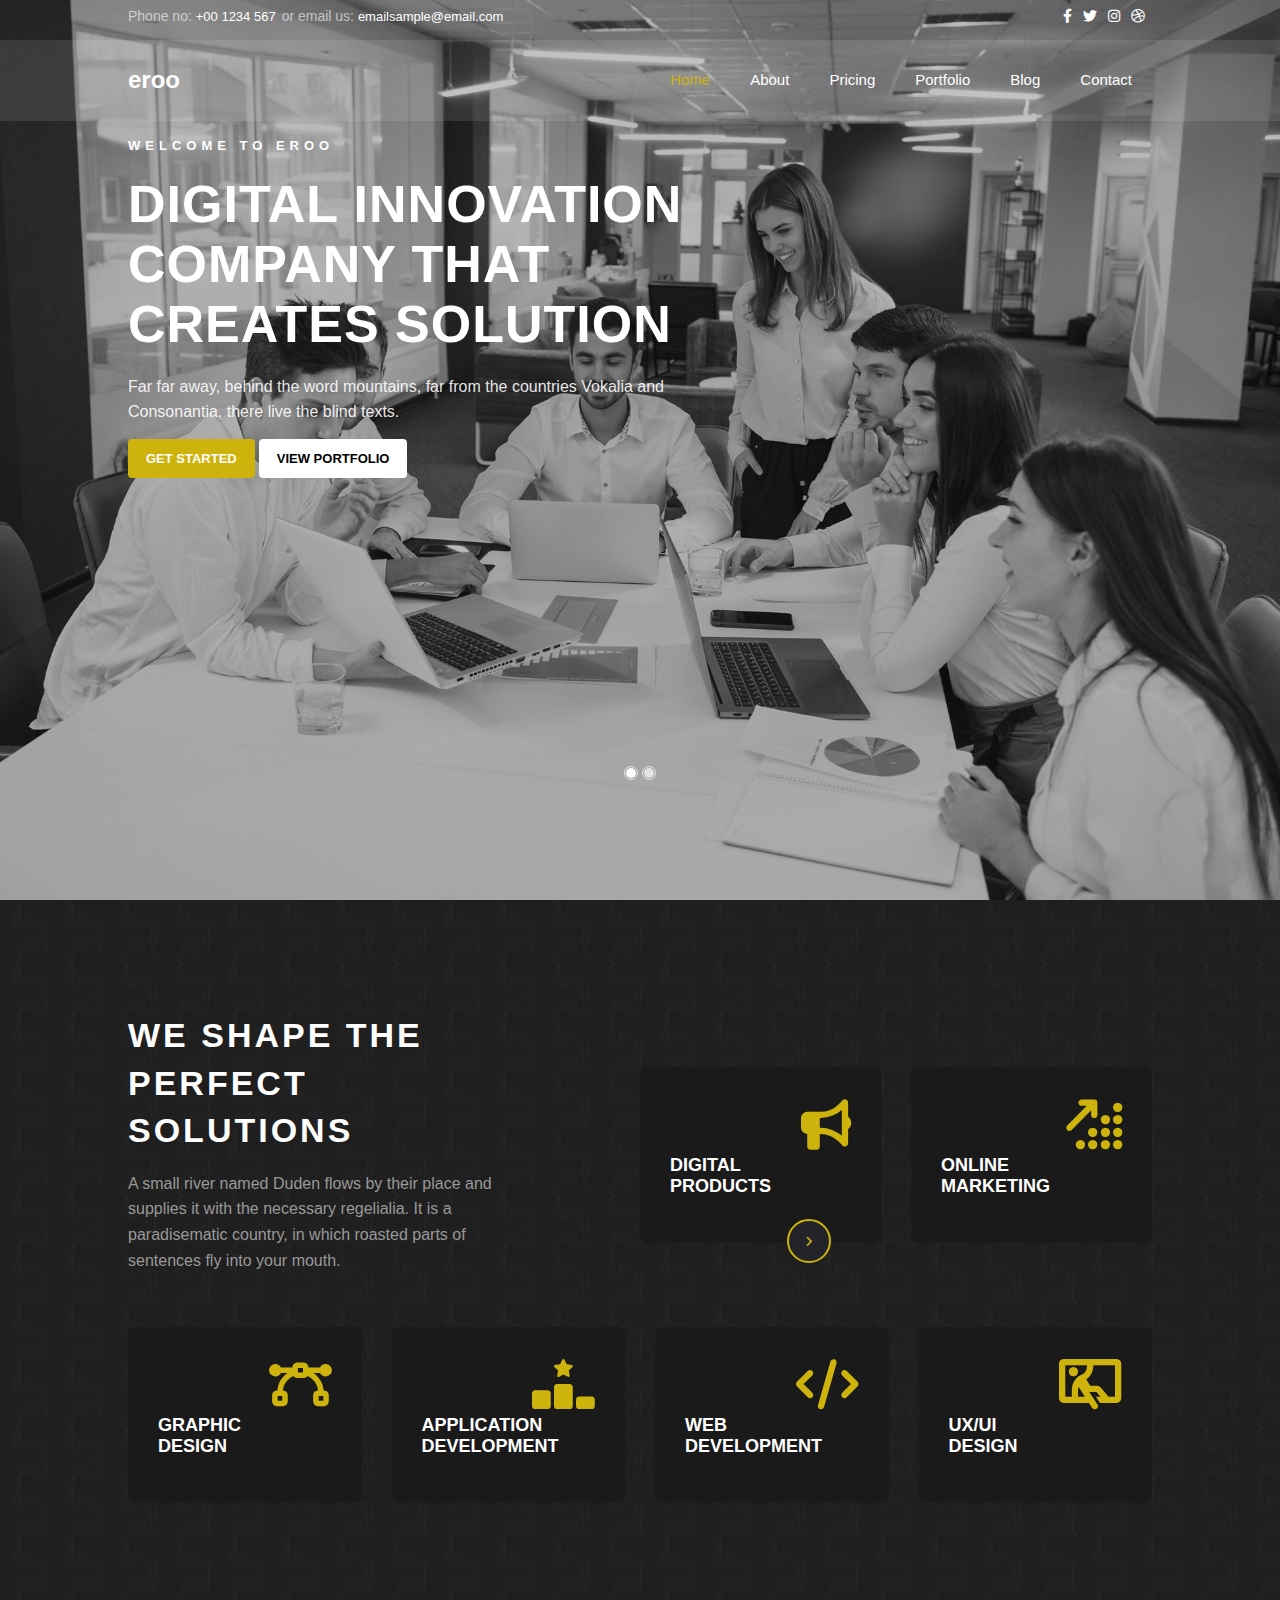
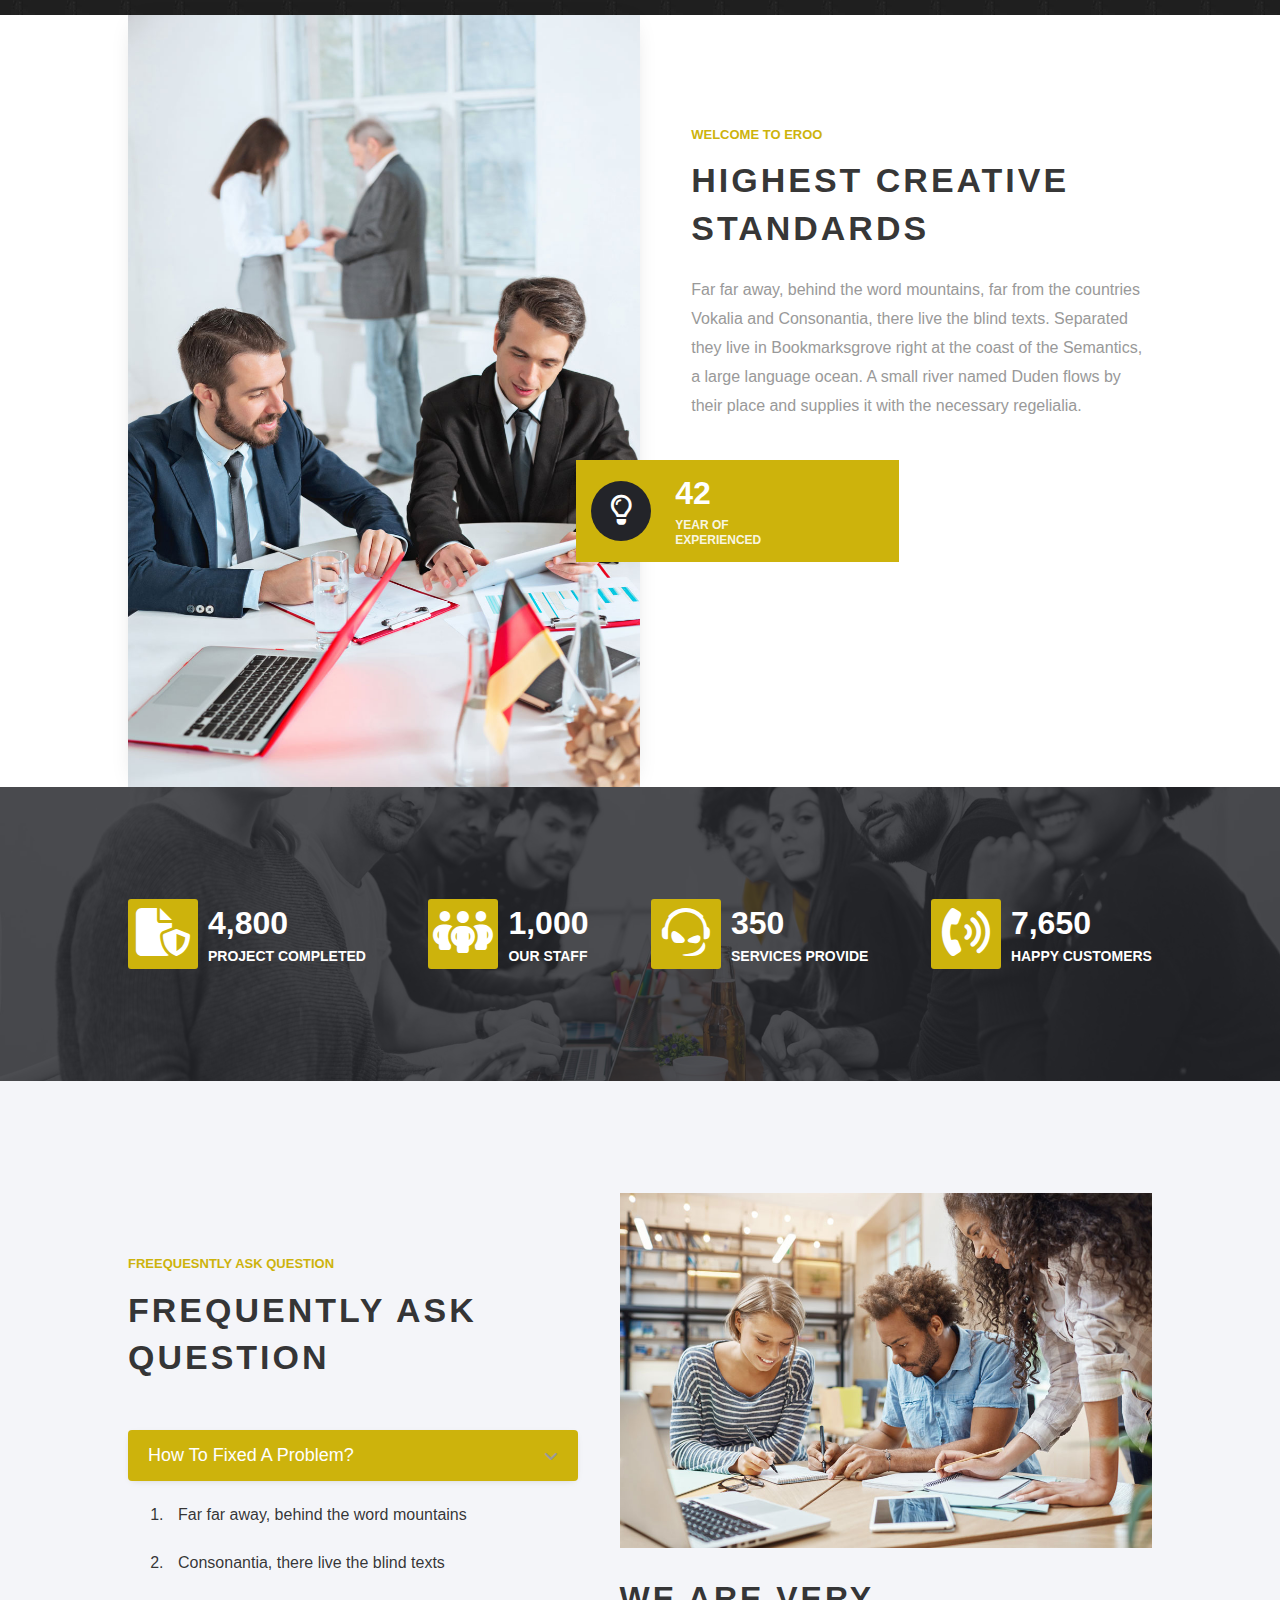
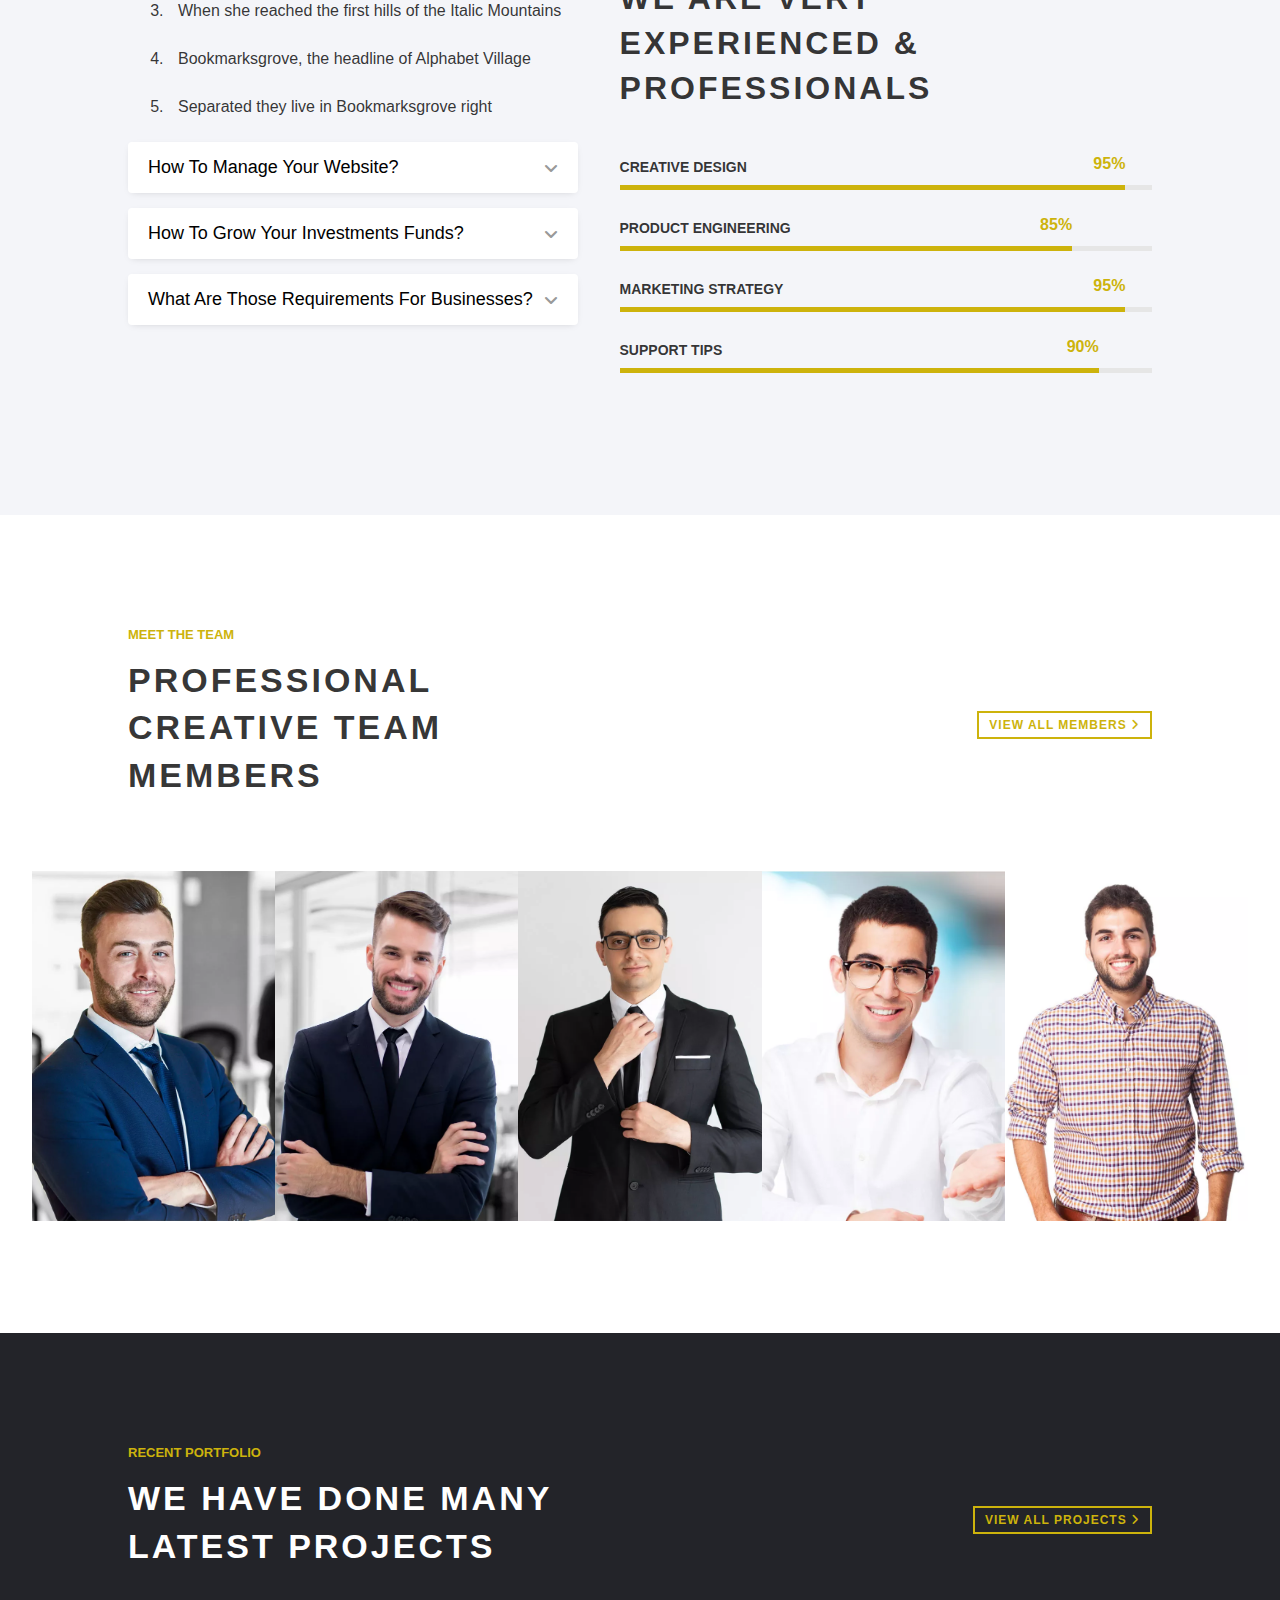
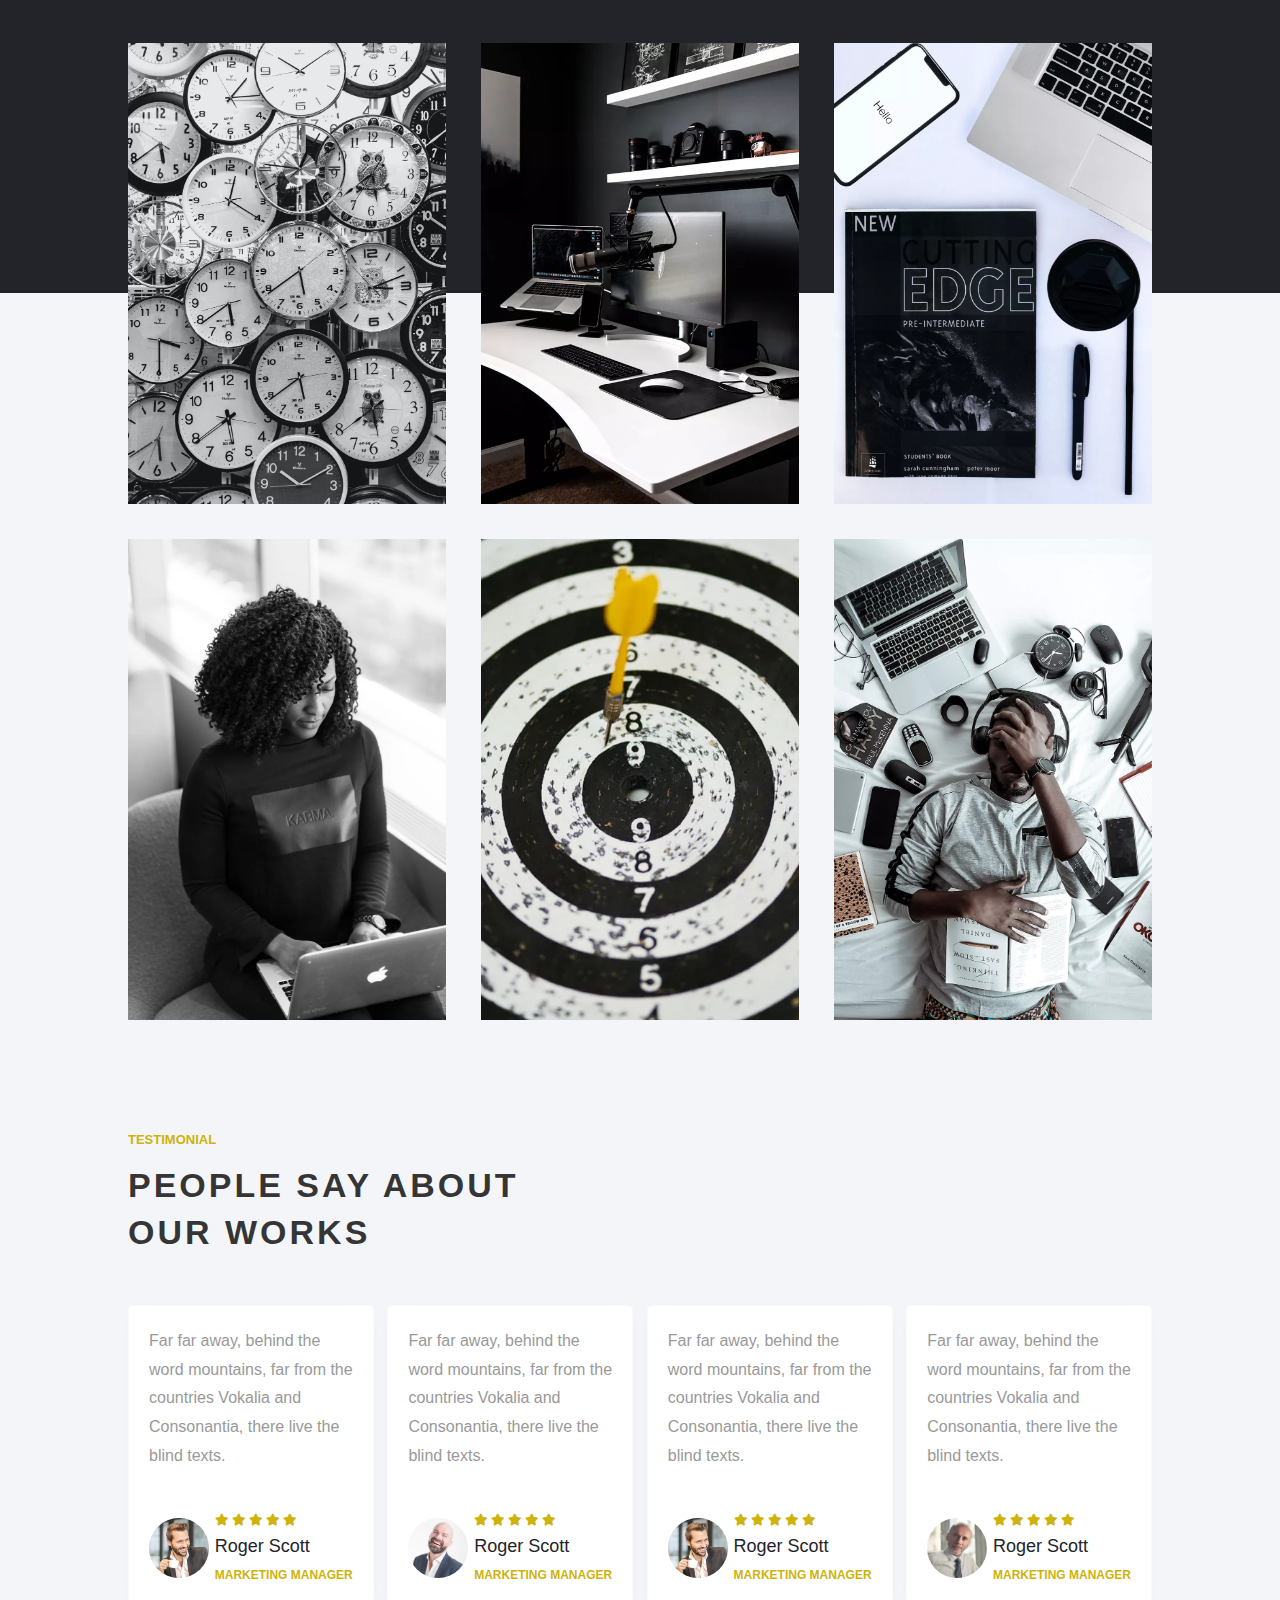
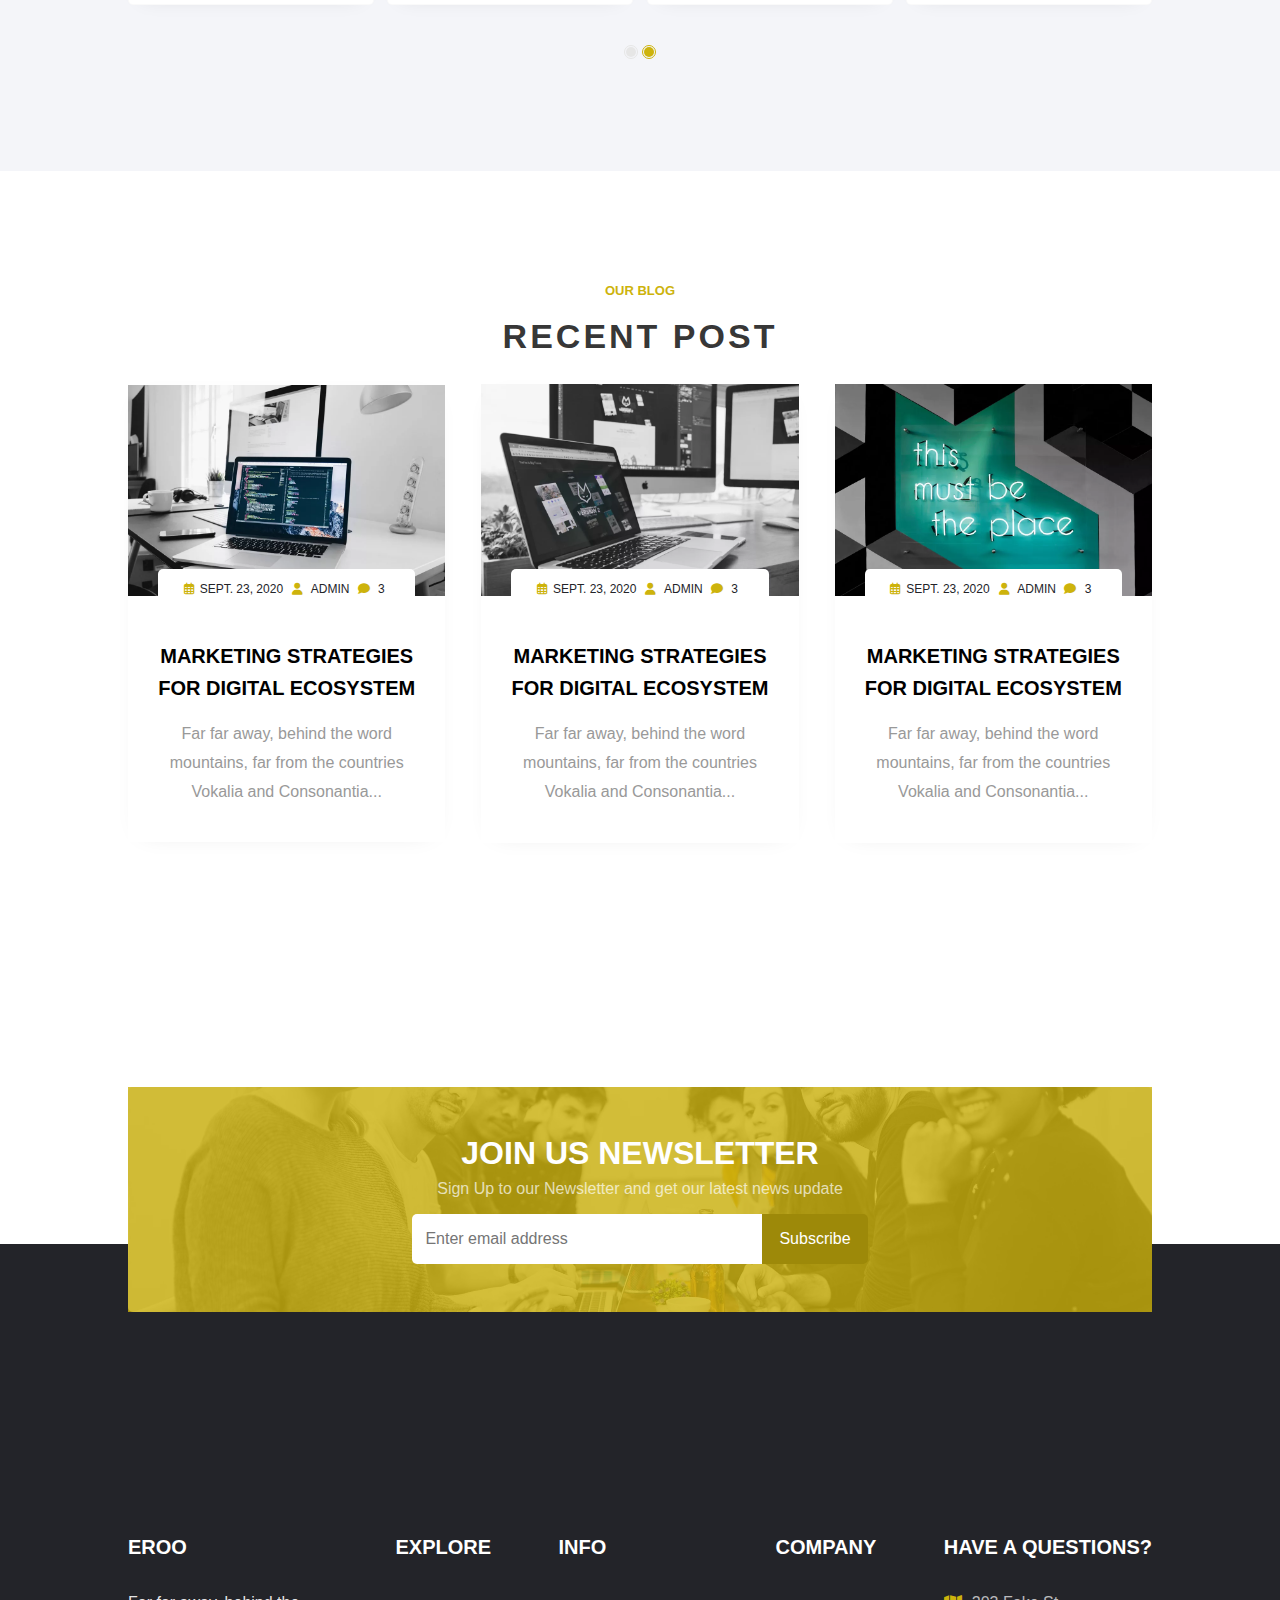
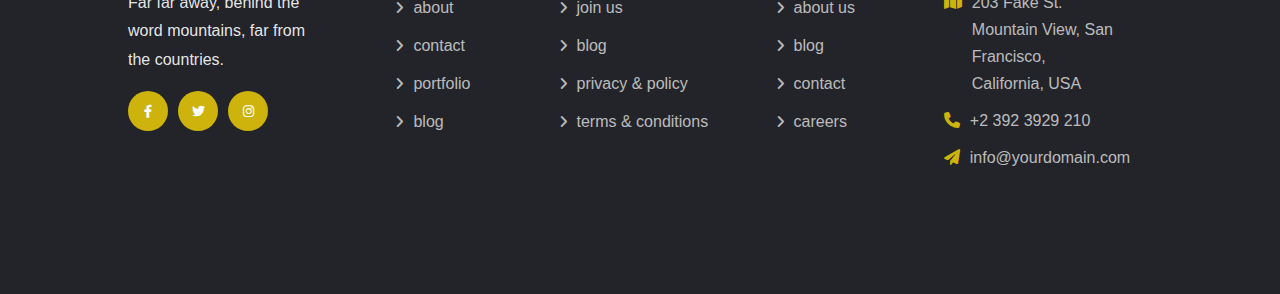
<file: index.html>
<!DOCTYPE html>
<html lang="en">
  <head>
    <meta charset="UTF-8" />
    <meta name="viewport" content="width=device-width, initial-scale=1.0" />
    <title>eroo</title>
    <link rel="icon" href="assets/content/images/tabLogo.jpeg" />
    <!-- START MAIN CSS FILE -->
    <link rel="stylesheet" href="assets/css/style.css" />
    <!-- START FONTAESOME LIBRARY CSS FILE -->
    <link rel="stylesheet" href="assets/css/vendors/all.min.css" />
    <!-- START RESPONSIVE CSS FILE -->
    <!-- <link rel="stylesheet" href="assets/css/responsive.css"> -->
  </head>
  <body>
    <!-- START HEADER -->
    <header>
      <div class="contact__header">
        <div class="container">
          <ul class="direct">
            <li>
              Phone no:
              <a href="tel:+00 1234 567">+00 1234 567 </a>
            </li>
            <li>
              or email us:
              <a href="mailto:emailsample@email.com">emailsample@email.com</a>
            </li>
          </ul>
          <div class="social">
            <span><i class="fa-brands fa-facebook-f"></i></span>
            <span><i class="fa-brands fa-twitter"></i></span>
            <span><i class="fa-brands fa-instagram"></i></span>
            <span><i class="fa-brands fa-dribbble"></i></span>
          </div>
        </div>
      </div>
      <nav>
        <div class="container">
          <a class="logo" href="index.html">eroo</a>
          <ul>
            <li><a href="index.html" class="active">home</a></li>
            <li><a href="about.html">about</a></li>
            <li><a href="pricing.html">pricing</a></li>
            <li><a href="portfolio.html">portfolio</a></li>
            <li><a href="blog.html">blog</a></li>
            <li><a href="contact.html">contact</a></li>
          </ul>
        </div>
      </nav>
      <div class="header__intro">
        <div class="container">
          <span>welcome to eroo</span>
          <h1>Digital Innovation Company that Creates Solution</h1>
          <p>
            Far far away, behind the word mountains, far from the countries
            Vokalia and Consonantia, there live the blind texts.
          </p>
          <a href="#">get started</a>
          <a href="#">view portfolio</a>
        </div>
      </div>
      <ul class="bullets">
        <li><span class="active"></span></li>
        <li><span></span></li>
      </ul>
    </header>
    <!-- START SECTION SERVICES -->
    <section class="services">
      <div class="container">
        <div class="services__intro">
          <div class="part__one">
            <h2>WE SHAPE THE PERFECT SOLUTIONS</h2>
            <p>
              A small river named Duden flows by their place and supplies it
              with the necessary regelialia. It is a paradisematic country, in
              which roasted parts of sentences fly into your mouth.
            </p>
          </div>
          <div class="part__Two">
            <div class="single">
              <span><i class="fa-solid fa-bullhorn"></i></span>
              <h3>
                DIGITAL <br />
                PRODUCTS
              </h3>
              <span class="angel active"
                ><i class="fa-solid fa-angle-right"></i
              ></span>
            </div>
            <div class="single">
              <span><i class="fa-solid fa-arrow-up-right-dots"></i></span>
              <h3>
                ONLINE <br />
                MARKETING
              </h3>
              <span class="angel"><i class="fa-solid fa-angle-right"></i></span>
            </div>
          </div>
        </div>
        <div class="services__categ">
          <div class="single">
            <span><i class="fa-solid fa-bezier-curve"></i></span>
            <h3>
              GRAPHIC <br />
              DESIGN
            </h3>
            <span class="angel"><i class="fa-solid fa-angle-right"></i></span>
          </div>
          <div class="single">
            <span><i class="fa-solid fa-ranking-star"></i></span>
            <h3>
              APPLICATION <br />
              DEVELOPMENT
            </h3>
            <span class="angel"><i class="fa-solid fa-angle-right"></i></span>
          </div>
          <div class="single">
            <span><i class="fa-solid fa-code"></i></span>
            <h3>
              WEB <br />
              DEVELOPMENT
            </h3>
            <span class="angel"><i class="fa-solid fa-angle-right"></i></span>
          </div>
          <div class="single">
            <span><i class="fa-solid fa-person-through-window"></i></span>
            <h3>
              UX/UI <br />
              DESIGN
            </h3>
            <span class="angel"><i class="fa-solid fa-angle-right"></i></span>
          </div>
        </div>
      </div>
    </section>
    <!-- START SECTION ABOUT -->
    <section class="about">
      <div class="container">
        <div class="about__img">
          <div>
            <img src="assets/content/images/about-1.jpg" alt="about" />
          </div>
        </div>
        <div class="about__intro">
          <div class="headers--holder">
            <span class="intro--span">WELCOME TO EROO</span>
            <h2 class="intro--header">HIGHEST CREATIVE STANDARDS</h2>
          </div>
          <p>
            Far far away, behind the word mountains, far from the countries
            Vokalia and Consonantia, there live the blind texts. Separated they
            live in Bookmarksgrove right at the coast of the Semantics, a large
            language ocean. A small river named Duden flows by their place and
            supplies it with the necessary regelialia.
          </p>
          <div class="year__stablish">
            <div class="left">
              <span><i class="fa-regular fa-lightbulb"></i></span>
            </div>
            <div class="right">
              <span>42</span>
              <span
                >YEAR OF <br />
                EXPERIENCED</span
              >
            </div>
          </div>
        </div>
      </div>
    </section>
    <!-- START SECTION STATISTIC -->
    <section class="statistic">
      <div class="container">
        <div class="static--single">
          <div class="left">
            <span><i class="fa-solid fa-file-shield"></i></span>
          </div>
          <div class="right">
            <span>4,800</span>
            <span>PROJECT COMPLETED</span>
          </div>
        </div>
        <div class="static--single">
          <div class="left">
            <span><i class="fa-solid fa-people-group"></i></span>
          </div>
          <div class="right">
            <span>1,000</span>
            <span>OUR STAFF</span>
          </div>
        </div>
        <div class="static--single">
          <div class="left">
            <span><i class="fa-brands fa-teamspeak"></i></span>
          </div>
          <div class="right">
            <span>350</span>
            <span>SERVICES PROVIDE</span>
          </div>
        </div>
        <div class="static--single">
          <div class="left">
            <span><i class="fa-solid fa-phone-volume"></i></span>
          </div>
          <div class="right">
            <span>7,650</span>
            <span>HAPPY CUSTOMERS</span>
          </div>
        </div>
      </div>
    </section>
    <!-- START SECTION FAQS -->
    <section class="faqs">
      <div class="container">
        <div class="faqs--quiz">
          <div class="headers--holder">
            <span class="intro--span">FREEQUESNTLY ASK QUESTION</span>
            <h2 class="intro--header">FREQUENTLY ASK QUESTION</h2>
          </div>
          <div class="single--quiz active">how to fixed a problem?</div>
          <ol type="1">
            <li>Far far away, behind the word mountains</li>
            <li>Consonantia, there live the blind texts</li>
            <li>When she reached the first hills of the Italic Mountains</li>
            <li>Bookmarksgrove, the headline of Alphabet Village</li>
            <li>Separated they live in Bookmarksgrove right</li>
          </ol>
          <div class="single--quiz">how to manage your website?</div>
          <div class="single--quiz">how to grow your investments funds?</div>
          <div class="single--quiz">
            what are those requirements for businesses?
          </div>
        </div>
        <div class="skills">
          <div class="img--holder">
            <img src="assets/content/images/about-2.jpg" alt="skills" />
          </div>
          <h2 class="intro--header">
            WE ARE VERY <br />
            EXPERIENCED & PROFESSIONALS
          </h2>
          <div class="skills--statics">
            <div class="single--static">
              <h3>CREATIVE DESIGN</h3>
              <div>
                <span style="width: 95%"><span class="percent">95%</span></span>
              </div>
            </div>
            <div class="single--static">
              <h3>PRODUCT ENGINEERING</h3>
              <div>
                <span style="width: 85%"><span class="percent">85%</span></span>
              </div>
            </div>
            <div class="single--static">
              <h3>MARKETING STRATEGY</h3>
              <div>
                <span style="width: 95%"><span class="percent">95%</span></span>
              </div>
            </div>
            <div class="single--static">
              <h3>SUPPORT TIPS</h3>
              <div>
                <span style="width: 90%"><span class="percent">90%</span></span>
              </div>
            </div>
          </div>
        </div>
      </div>
    </section>
    <!-- START SECTION TEAM -->
    <section class="team">
      <div class="container">
        <div class="headers--holder">
          <span class="intro--span">MEET THE TEAM</span>
          <h2 class="intro--header">PROFESSIONAL CREATIVE TEAM MEMBERS</h2>
        </div>
        <div class="view--btn--holder">
          <a href="#"
            >view all members <i class="fa-solid fa-angle-right"></i
          ></a>
        </div>
      </div>
      <div class="team--holder">
        <div class="member">
          <img src="assets/content/images/staff-1.jpg.webp" alt="member" />
          <div class="member--info">
            <h3>LLOYD WILSON</h3>
            <p>WEB DEVELOPER</p>
            <div class="social--links">
              <span><i class="fa-brands fa-twitter"></i></span>
              <span><i class="fa-brands fa-facebook-f"></i></span>
              <span><i class="fa-brands fa-google"></i></span>
              <span><i class="fa-brands fa-instagram"></i></span>
            </div>
          </div>
        </div>
        <div class="member">
          <img src="assets/content/images/staff-2.jpg.webp" alt="member" />
          <div class="member--info">
            <h3>BRAINT FAYEZ</h3>
            <p>WEB DESIGNER</p>
            <div class="social--links">
              <span><i class="fa-brands fa-twitter"></i></span>
              <span><i class="fa-brands fa-facebook-f"></i></span>
              <span><i class="fa-brands fa-google"></i></span>
              <span><i class="fa-brands fa-instagram"></i></span>
            </div>
          </div>
        </div>
        <div class="member">
          <img src="assets/content/images/staff-3.jpg.webp" alt="member" />
          <div class="member--info">
            <h3>LIAM NEIL</h3>
            <p>GRAPHIC DESIGNER</p>
            <div class="social--links">
              <span><i class="fa-brands fa-twitter"></i></span>
              <span><i class="fa-brands fa-facebook-f"></i></span>
              <span><i class="fa-brands fa-google"></i></span>
              <span><i class="fa-brands fa-instagram"></i></span>
            </div>
          </div>
        </div>
        <div class="member">
          <img src="assets/content/images/staff-4.jpg.webp" alt="member" />
          <div class="member--info">
            <h3>ALEN BROKE</h3>
            <p>SYSTEM ANALYTIC</p>
            <div class="social--links">
              <span><i class="fa-brands fa-twitter"></i></span>
              <span><i class="fa-brands fa-facebook-f"></i></span>
              <span><i class="fa-brands fa-google"></i></span>
              <span><i class="fa-brands fa-instagram"></i></span>
            </div>
          </div>
        </div>
        <div class="member">
          <img src="assets/content/images/staff-5.jpg.webp" alt="member" />

          <div class="member--info">
            <h3>JOHN HAYES</h3>
            <p>MARKETING</p>
            <div class="social--links">
              <span><i class="fa-brands fa-twitter"></i></span>
              <span><i class="fa-brands fa-facebook-f"></i></span>
              <span><i class="fa-brands fa-google"></i></span>
              <span><i class="fa-brands fa-instagram"></i></span>
            </div>
          </div>
        </div>
      </div>
    </section>
    <!-- START SECTION PORTFOLIO -->
    <section class="portfolio">
      <div class="container">
        <div class="headers--holder">
          <span class="intro--span">RECENT PORTFOLIO</span>
          <h2 class="intro--header">WE HAVE DONE MANY LATEST PROJECTS</h2>
        </div>
        <div class="view--btn--holder">
          <a href="#"
            >view all PROJECTS <i class="fa-solid fa-angle-right"></i
          ></a>
        </div>
      </div>
      <div class="portfolio--holder">
        <div class="container--two">
          <div class="single--project">
            <img src="assets/content/images/work-1.jpg.webp" alt="project" />
            <div class="project--info">
              <span>WEB APPLICATION</span>
              <h3>INTERIOR DESIGN</h3>
              <a href="#"><i class="fa-solid fa-angle-right"></i></a>
            </div>
          </div>
          <div class="single--project">
            <img src="assets/content/images/work-2.jpg.webp" alt="project" />
            <div class="project--info">
              <span>WEB APPLICATION</span>
              <h3>INTERIOR DESIGN</h3>
              <a href="#"><i class="fa-solid fa-angle-right"></i></a>
            </div>
          </div>
          <div class="single--project">
            <img src="assets/content/images/work-3.jpg.webp" alt="project" />
            <div class="project--info">
              <span>WEB APPLICATION</span>
              <h3>INTERIOR DESIGN</h3>
              <a href="#"><i class="fa-solid fa-angle-right"></i></a>
            </div>
          </div>
          <div class="single--project">
            <img src="assets/content/images/work-4.jpg.webp" alt="project" />
            <div class="project--info">
              <span>WEB APPLICATION</span>
              <h3>INTERIOR DESIGN</h3>
              <a href="#"><i class="fa-solid fa-angle-right"></i></a>
            </div>
          </div>
          <div class="single--project">
            <img src="assets/content/images/work-5.jpg.webp" alt="project" />
            <div class="project--info">
              <span>WEB APPLICATION</span>
              <h3>INTERIOR DESIGN</h3>
              <a href="#"><i class="fa-solid fa-angle-right"></i></a>
            </div>
          </div>
          <div class="single--project">
            <img src="assets/content/images/work-6.jpg.webp" alt="project" />
            <div class="project--info">
              <span>WEB APPLICATION</span>
              <h3>INTERIOR DESIGN</h3>
              <a href="#"><i class="fa-solid fa-angle-right"></i></a>
            </div>
          </div>
        </div>
      </div>
    </section>
    <!-- START SECTION TESTMONIALS -->
    <section class="testmonials">
      <div class="container">
        <div class="headers--holder">
          <span class="intro--span">TESTIMONIAL</span>
          <h2 class="intro--header">PEOPLE SAY ABOUT OUR WORKS</h2>
        </div>
        <div class="testmonials--holder">
          <div class="person--test">
            <p>
              Far far away, behind the word mountains, far from the countries
              Vokalia and Consonantia, there live the blind texts.
            </p>
            <div class="person-details">
              <div class="img--holder">
                <img
                  src="assets/content/images/person_1.jpg.webp"
                  alt="person"
                />
              </div>
              <div class="person-info">
                <div class="rate-rate">
                  <i class="fa-solid fa-star"></i>
                  <i class="fa-solid fa-star"></i>
                  <i class="fa-solid fa-star"></i>
                  <i class="fa-solid fa-star"></i>
                  <i class="fa-solid fa-star"></i>
                </div>
                <h3>roger scott</h3>
                <span>marketing manager</span>
              </div>
            </div>
          </div>
          <div class="person--test">
            <p>
              Far far away, behind the word mountains, far from the countries
              Vokalia and Consonantia, there live the blind texts.
            </p>
            <div class="person-details">
              <div class="img--holder">
                <img
                  src="assets/content/images/person_2.jpg.webp"
                  alt="person"
                />
              </div>
              <div class="person-info">
                <div class="rate-rate">
                  <i class="fa-solid fa-star"></i>
                  <i class="fa-solid fa-star"></i>
                  <i class="fa-solid fa-star"></i>
                  <i class="fa-solid fa-star"></i>
                  <i class="fa-solid fa-star"></i>
                </div>
                <h3>roger scott</h3>
                <span>marketing manager</span>
              </div>
            </div>
          </div>
          <div class="person--test">
            <p>
              Far far away, behind the word mountains, far from the countries
              Vokalia and Consonantia, there live the blind texts.
            </p>
            <div class="person-details">
              <div class="img--holder">
                <img
                  src="assets/content/images/person_1.jpg.webp"
                  alt="person"
                />
              </div>
              <div class="person-info">
                <div class="rate-rate">
                  <i class="fa-solid fa-star"></i>
                  <i class="fa-solid fa-star"></i>
                  <i class="fa-solid fa-star"></i>
                  <i class="fa-solid fa-star"></i>
                  <i class="fa-solid fa-star"></i>
                </div>
                <h3>roger scott</h3>
                <span>marketing manager</span>
              </div>
            </div>
          </div>
          <div class="person--test">
            <p>
              Far far away, behind the word mountains, far from the countries
              Vokalia and Consonantia, there live the blind texts.
            </p>
            <div class="person-details">
              <div class="img--holder">
                <img
                  src="assets/content/images/person_3.jpg.webp"
                  alt="person"
                />
              </div>
              <div class="person-info">
                <div class="rate-rate">
                  <i class="fa-solid fa-star"></i>
                  <i class="fa-solid fa-star"></i>
                  <i class="fa-solid fa-star"></i>
                  <i class="fa-solid fa-star"></i>
                  <i class="fa-solid fa-star"></i>
                </div>
                <h3>roger scott</h3>
                <span>marketing manager</span>
              </div>
            </div>
          </div>
        </div>
        <ul>
          <li><span></span></li>
          <li class="active"><span></span></li>
        </ul>
      </div>
    </section>
    <!-- START SECTION BLOG -->
    <section class="blog">
      <div class="container">
        <div class="headers--holder">
          <span class="intro--span">OUR BLOG</span>
          <h2 class="intro--header">RECENT POST</h2>
        </div>
        <div class="blog--holder">
          <div class="single--blog">
            <div class="img--holder">
              <img src="assets/content/images/blog_1.jpg.webp" alt="blog" />
            </div>
            <div class="blog--post">
              <div class="blog--date">
                <a href="#">
                  <i class="fa-regular fa-calendar-days"></i>SEPT. 23, 2020</a
                >
                <a href="#"><i class="fa-solid fa-user"></i> ADMIN </a>
                <a href="#"><i class="fa-solid fa-comment"></i> 3 </a>
              </div>
              <h3>MARKETING STRATEGIES FOR DIGITAL ECOSYSTEM</h3>
              <p>
                Far far away, behind the word mountains, far from the countries
                Vokalia and Consonantia...
              </p>
            </div>
          </div>
          <div class="single--blog">
            <div class="img--holder">
              <img src="assets/content/images/blog_2.jpg.webp" alt="blog" />
            </div>
            <div class="blog--post">
              <div class="blog--date">
                <a href="#">
                  <i class="fa-regular fa-calendar-days"></i>SEPT. 23, 2020</a
                >
                <a href="#"><i class="fa-solid fa-user"></i> ADMIN </a>
                <a href="#"><i class="fa-solid fa-comment"></i> 3 </a>
              </div>
              <h3>MARKETING STRATEGIES FOR DIGITAL ECOSYSTEM</h3>
              <p>
                Far far away, behind the word mountains, far from the countries
                Vokalia and Consonantia...
              </p>
            </div>
          </div>
          <div class="single--blog">
            <div class="img--holder">
              <img src="assets/content/images/blog_3.jpg.webp" alt="blog" />
            </div>
            <div class="blog--post">
              <div class="blog--date">
                <a href="#">
                  <i class="fa-regular fa-calendar-days"></i>SEPT. 23, 2020</a
                >
                <a href="#"><i class="fa-solid fa-user"></i> ADMIN </a>
                <a href="#"><i class="fa-solid fa-comment"></i> 3 </a>
              </div>
              <h3>MARKETING STRATEGIES FOR DIGITAL ECOSYSTEM</h3>
              <p>
                Far far away, behind the word mountains, far from the countries
                Vokalia and Consonantia...
              </p>
            </div>
          </div>
        </div>
      </div>
    </section>
    <!-- START SECTION NEWSLETTER -->
    <section class="newsletter">
      <div class="container">
        <div class="news--holder">
          <div class="news--box">
            <h2>JOIN US NEWSLETTER</h2>
            <p>Sign Up to our Newsletter and get our latest news update</p>
            <form action="#">
              <input
                type="email"
                name="userMail"
                placeholder="Enter email address"
                required
              />
              <input type="submit" value="Subscribe" />
            </form>
          </div>
        </div>
      </div>
    </section>
    <!-- START FOOTER -->
    <footer>
      <div class="container">
        <div class="row--holder">
          <div class="single--col">
            <h2><a href="#">EROO</a></h2>
            <p>
              Far far away, behind the word mountains, far from the countries.
            </p>
            <div class="social--links">
              <span><i class="fa-brands fa-facebook-f"></i></span>
              <span><i class="fa-brands fa-twitter"></i></span>
              <span><i class="fa-brands fa-instagram"></i></span>
            </div>
          </div>
          <div class="single--col">
            <h2>explore</h2>
            <ul>
              <li><a href="about">about</a></li>
              <li><a href="about">contact</a></li>
              <li><a href="about">portfolio</a></li>
              <li><a href="about">blog</a></li>
            </ul>
          </div>
          <div class="single--col">
            <h2>info</h2>
            <ul>
              <li><a href="#">join us</a></li>
              <li><a href="#">blog</a></li>
              <li><a href="#">privacy & policy</a></li>
              <li><a href="#">terms & conditions </a></li>
            </ul>
          </div>
          <div class="single--col">
            <h2>company</h2>
            <ul>
              <li><a href="#">about us</a></li>
              <li><a href="#">blog</a></li>
              <li><a href="#">contact</a></li>
              <li><a href="#">careers</a></li>
            </ul>
          </div>
          <div class="single--col">
            <h2>have a questions?</h2>
            <ul class="address">
              <li>
                <span><i class="fa-solid fa-map"></i></span>
                203 Fake St. Mountain View, San Francisco, California, USA
              </li>
              <li>
                <span><i class="fa-solid fa-phone"></i></span> +2 392 3929 210
              </li>
              <li>
                <span><i class="fa-solid fa-paper-plane"></i></span>
                info@yourdomain.com
              </li>
            </ul>
          </div>
        </div>
      </div>
    </footer>
  </body>
</html>
</file>
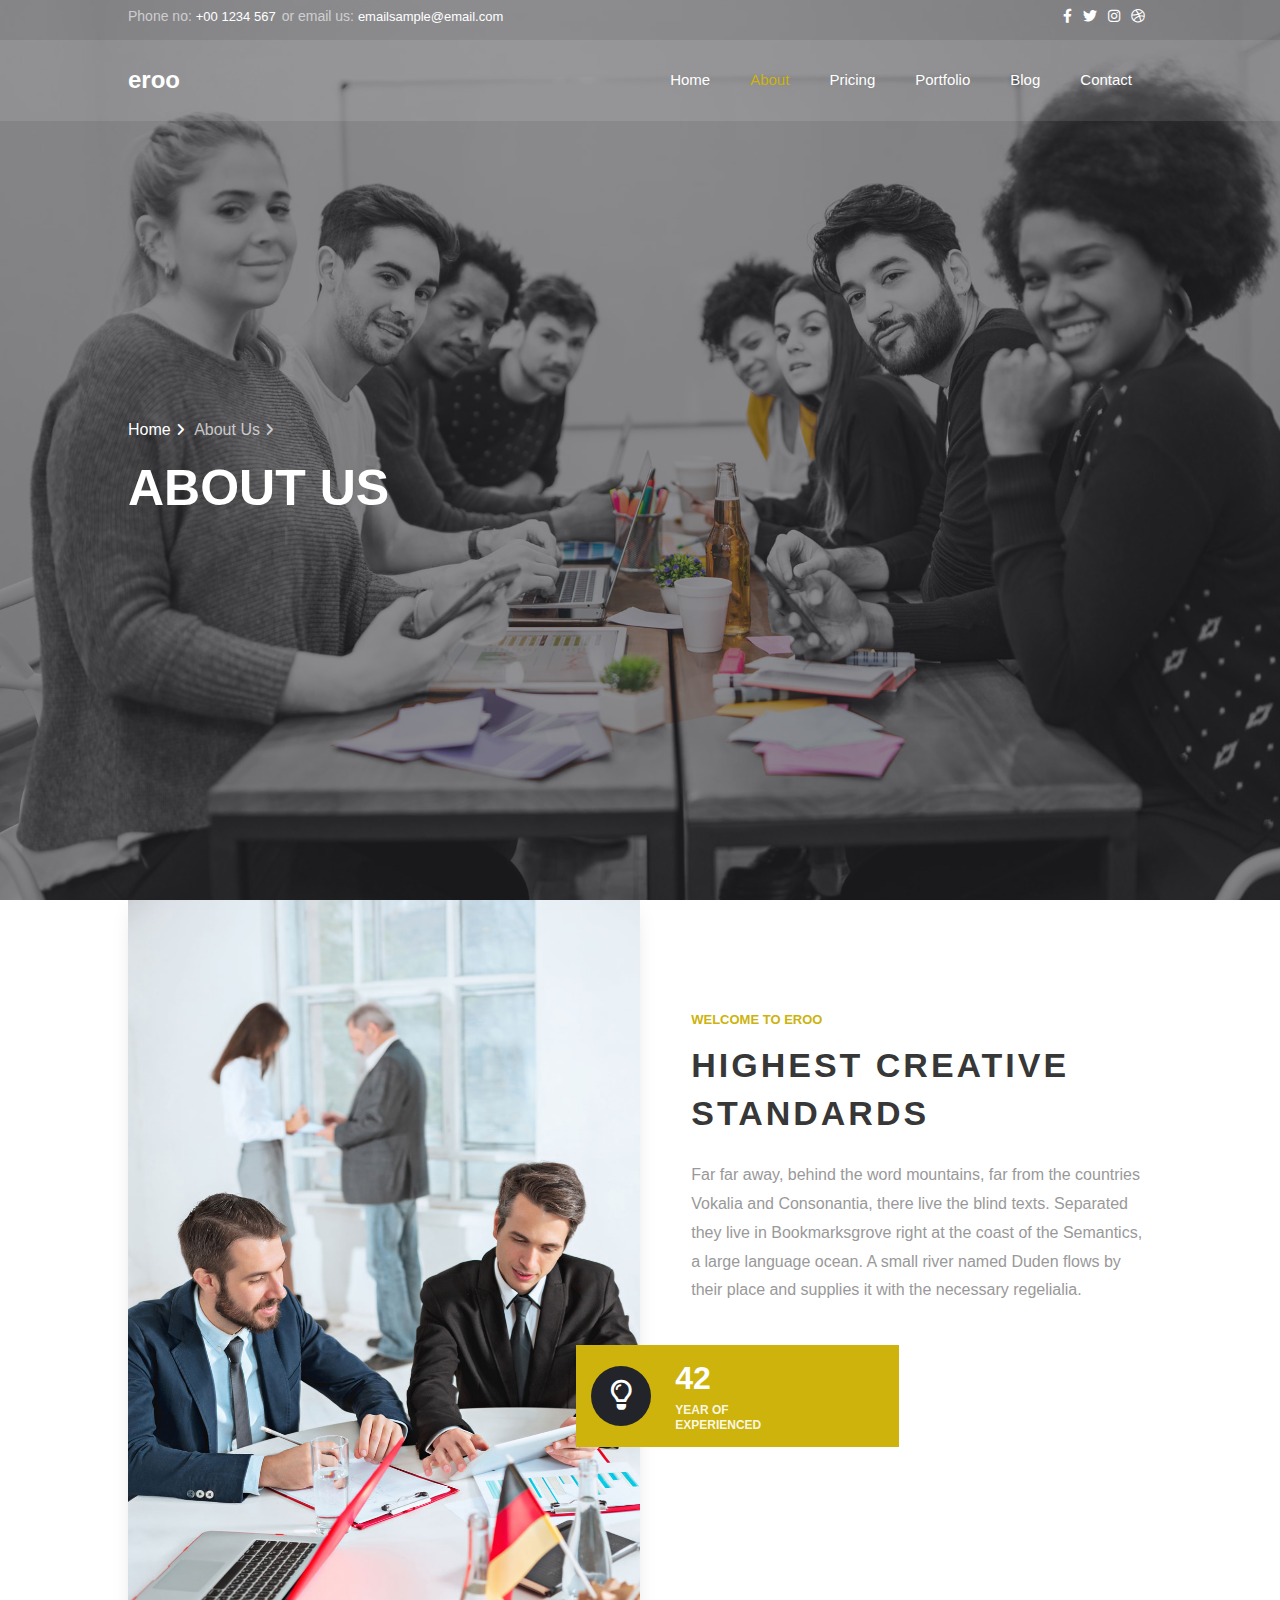
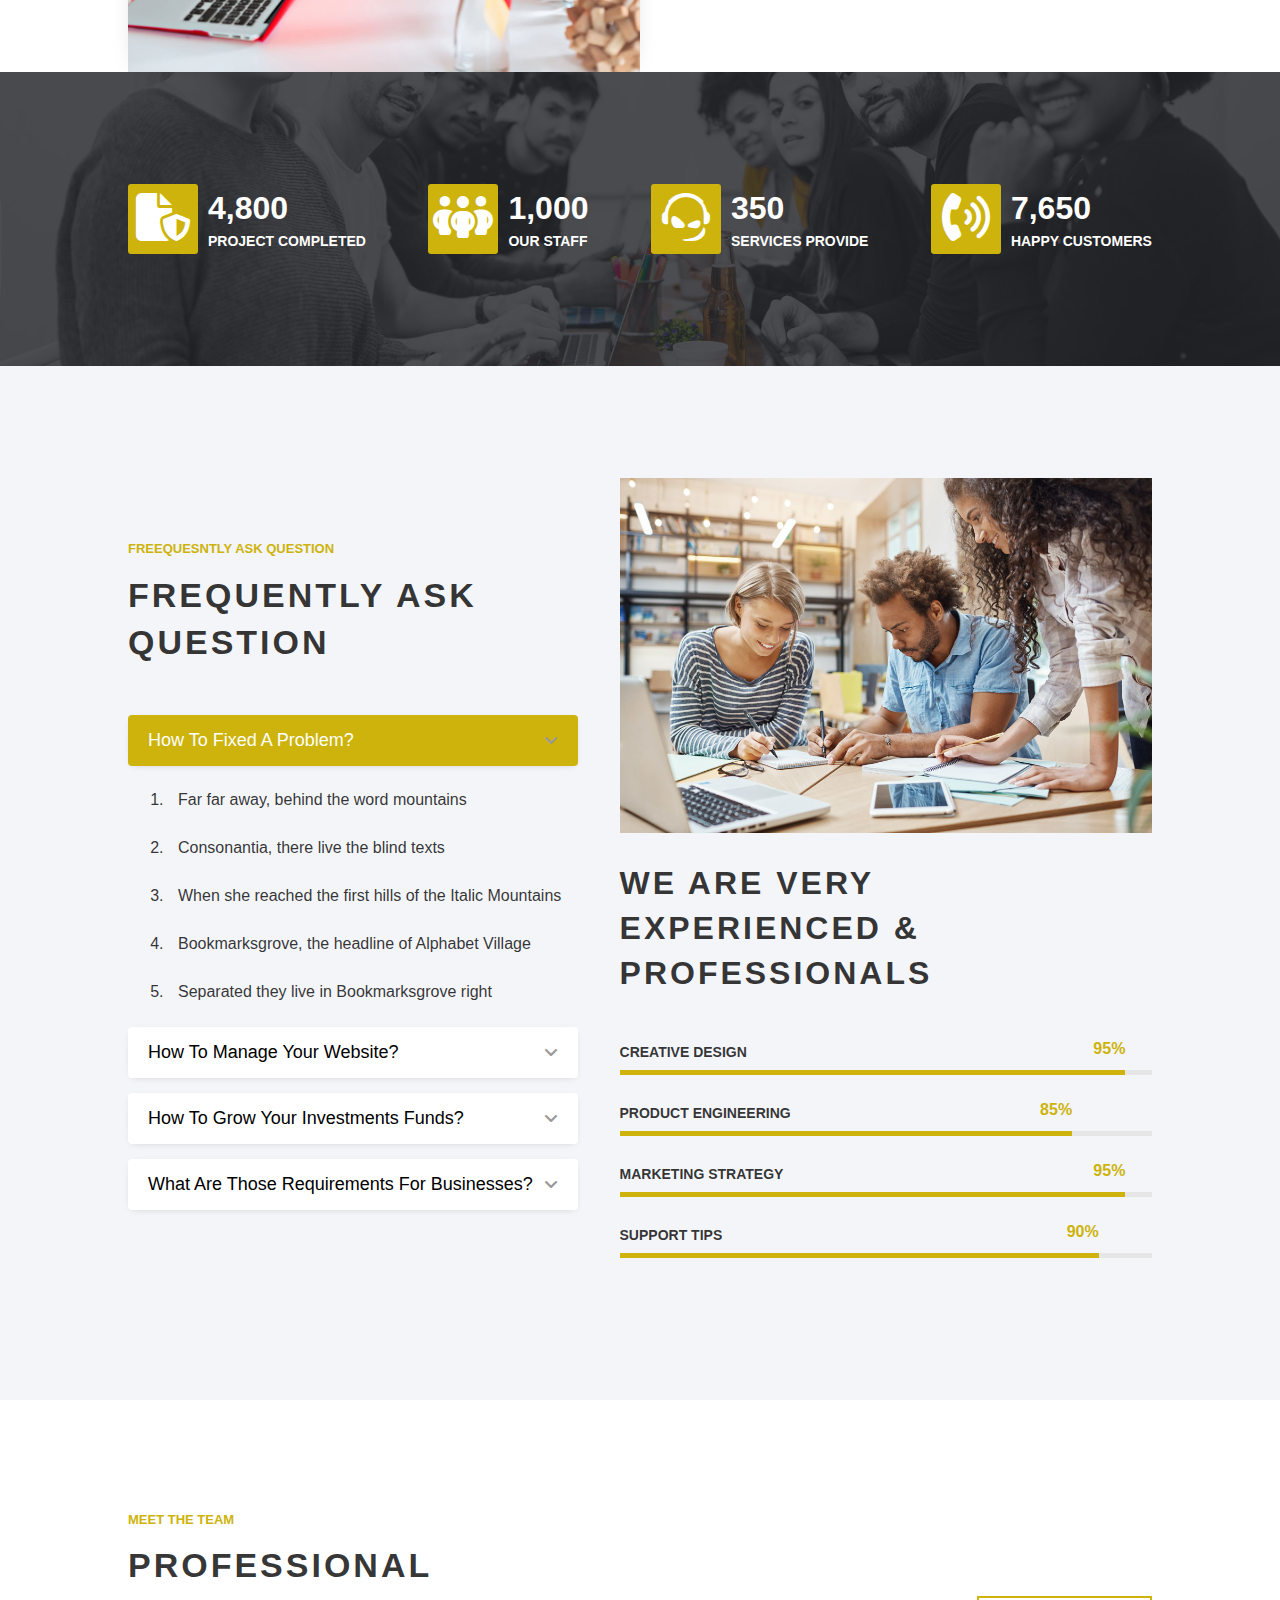
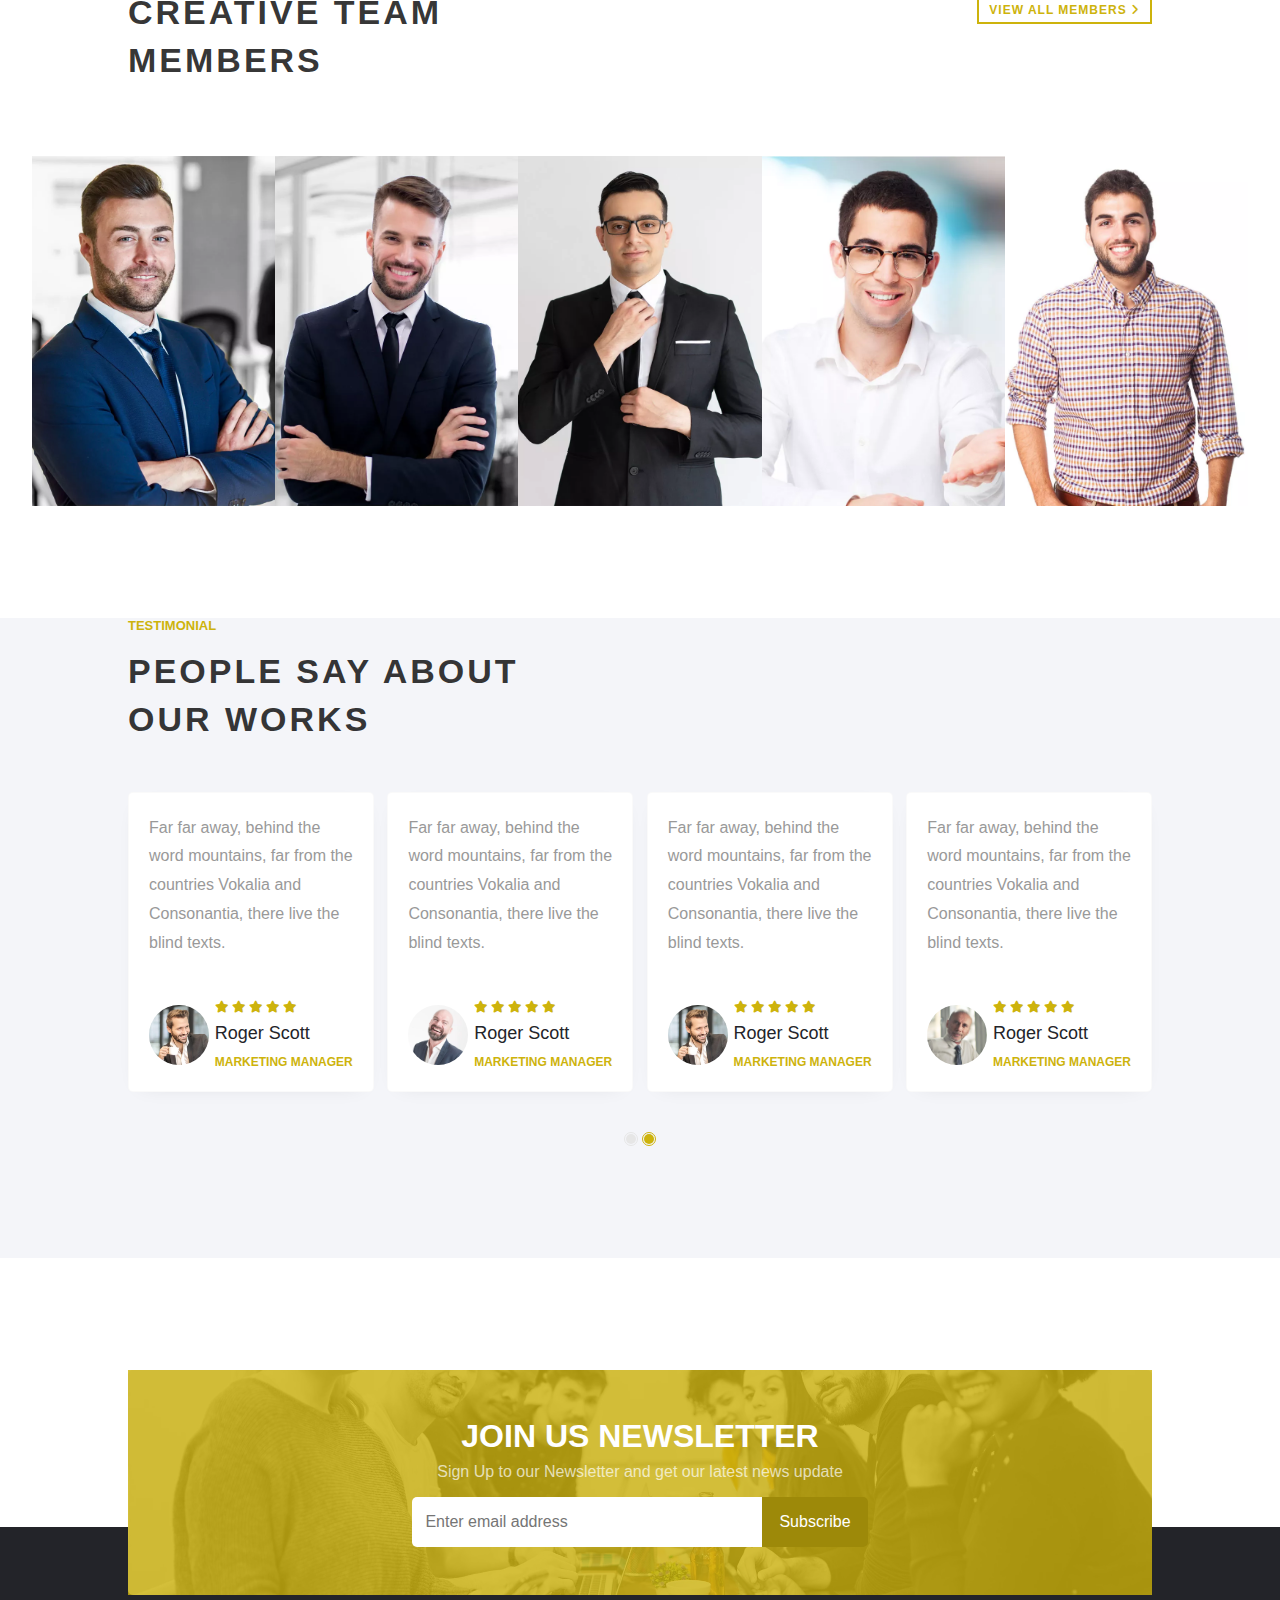
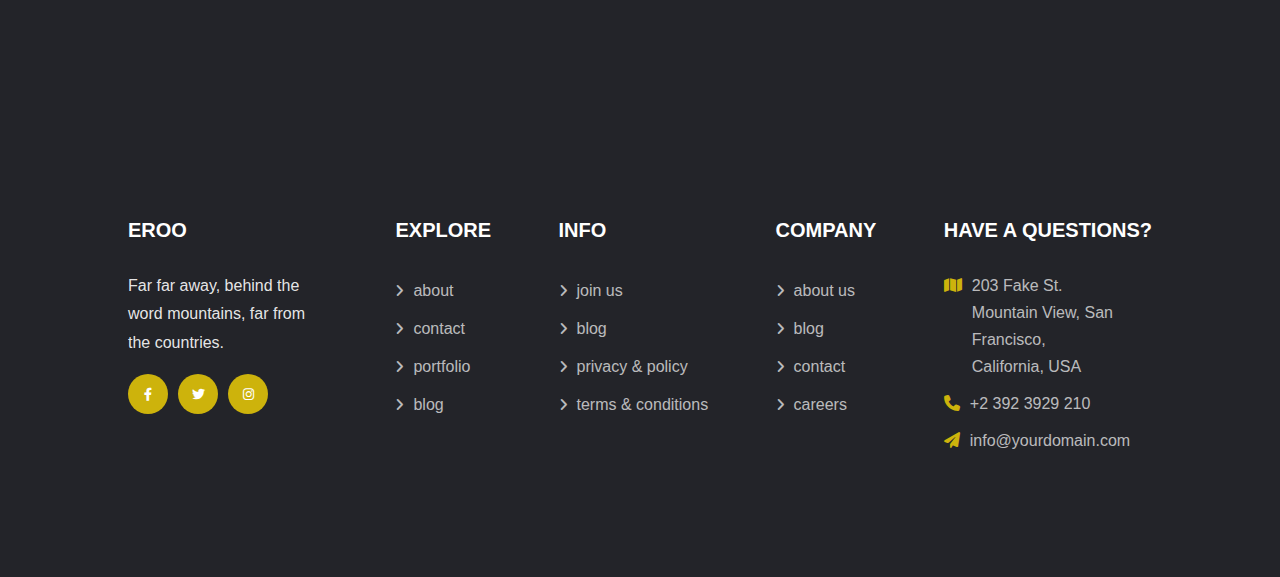
<file: about.html>
<!DOCTYPE html>
<html lang="en">
  <head>
    <meta charset="UTF-8" />
    <meta name="viewport" content="width=device-width, initial-scale=1.0" />
    <title>eroo</title>
    <link rel="icon" href="assets/content/images/tabLogo.jpeg" />
    <!-- START MAIN CSS FILE -->
    <link rel="stylesheet" href="assets/css/style.css" />
    <!-- START FONTAESOME LIBRARY CSS FILE -->
    <link rel="stylesheet" href="assets/css/vendors/all.min.css" />
    <!-- START RESPONSIVE CSS FILE -->
    <!-- <link rel="stylesheet" href="assets/css/responsive.css"> -->
  </head>
  <body>
    <!-- START HEADER -->
    <header class="bread__crumb">
      <div class="contact__header">
        <div class="container">
          <ul class="direct">
            <li>
              Phone no:
              <a href="tel:+00 1234 567">+00 1234 567 </a>
            </li>
            <li>
              or email us:
              <a href="mailto:emailsample@email.com">emailsample@email.com</a>
            </li>
          </ul>
          <div class="social">
            <span><i class="fa-brands fa-facebook-f"></i></span>
            <span><i class="fa-brands fa-twitter"></i></span>
            <span><i class="fa-brands fa-instagram"></i></span>
            <span><i class="fa-brands fa-dribbble"></i></span>
          </div>
        </div>
      </div>
      <nav>
        <div class="container">
          <a class="logo" href="index.html">eroo</a>
          <ul>
            <li><a href="index.html">home</a></li>
            <li><a href="about.html" class="active">about</a></li>
            <li><a href="pricing.html">pricing</a></li>
            <li><a href="portfolio.html">portfolio</a></li>
            <li><a href="blog.html">blog</a></li>
            <li><a href="contact.html">contact</a></li>
          </ul>
        </div>
      </nav>
      <div class="bread__crumb--holder">
        <div class="container">
          <a href="index.html">home <i class="fa-solid fa-angle-right"></i></a>
          <a href="about.html"
            >About us <i class="fa-solid fa-angle-right"></i
          ></a>
          <h1 class="crumb--title">ABOUT US</h1>
        </div>
      </div>
    </header>
    <!-- START SECTION ABOUT -->
    <section class="about">
      <div class="container">
        <div class="about__img">
          <div>
            <img src="assets/content/images/about-1.jpg" alt="about" />
          </div>
        </div>
        <div class="about__intro">
          <div class="headers--holder">
            <span class="intro--span">WELCOME TO EROO</span>
            <h2 class="intro--header">HIGHEST CREATIVE STANDARDS</h2>
          </div>
          <p>
            Far far away, behind the word mountains, far from the countries
            Vokalia and Consonantia, there live the blind texts. Separated they
            live in Bookmarksgrove right at the coast of the Semantics, a large
            language ocean. A small river named Duden flows by their place and
            supplies it with the necessary regelialia.
          </p>
          <div class="year__stablish">
            <div class="left">
              <span><i class="fa-regular fa-lightbulb"></i></span>
            </div>
            <div class="right">
              <span>42</span>
              <span
                >YEAR OF <br />
                EXPERIENCED</span
              >
            </div>
          </div>
        </div>
      </div>
    </section>
    <!-- START SECTION STATISTIC -->
    <section class="statistic">
      <div class="container">
        <div class="static--single">
          <div class="left">
            <span><i class="fa-solid fa-file-shield"></i></span>
          </div>
          <div class="right">
            <span>4,800</span>
            <span>PROJECT COMPLETED</span>
          </div>
        </div>
        <div class="static--single">
          <div class="left">
            <span><i class="fa-solid fa-people-group"></i></span>
          </div>
          <div class="right">
            <span>1,000</span>
            <span>OUR STAFF</span>
          </div>
        </div>
        <div class="static--single">
          <div class="left">
            <span><i class="fa-brands fa-teamspeak"></i></span>
          </div>
          <div class="right">
            <span>350</span>
            <span>SERVICES PROVIDE</span>
          </div>
        </div>
        <div class="static--single">
          <div class="left">
            <span><i class="fa-solid fa-phone-volume"></i></span>
          </div>
          <div class="right">
            <span>7,650</span>
            <span>HAPPY CUSTOMERS</span>
          </div>
        </div>
      </div>
    </section>
    <!-- START SECTION FAQS -->
    <section class="faqs">
      <div class="container">
        <div class="faqs--quiz">
          <div class="headers--holder">
            <span class="intro--span">FREEQUESNTLY ASK QUESTION</span>
            <h2 class="intro--header">FREQUENTLY ASK QUESTION</h2>
          </div>
          <div class="single--quiz active">how to fixed a problem?</div>
          <ol type="1">
            <li>Far far away, behind the word mountains</li>
            <li>Consonantia, there live the blind texts</li>
            <li>When she reached the first hills of the Italic Mountains</li>
            <li>Bookmarksgrove, the headline of Alphabet Village</li>
            <li>Separated they live in Bookmarksgrove right</li>
          </ol>
          <div class="single--quiz">how to manage your website?</div>
          <div class="single--quiz">how to grow your investments funds?</div>
          <div class="single--quiz">
            what are those requirements for businesses?
          </div>
        </div>
        <div class="skills">
          <div class="img--holder">
            <img src="assets/content/images/about-2.jpg" alt="skills" />
          </div>
          <h2 class="intro--header">
            WE ARE VERY <br />
            EXPERIENCED & PROFESSIONALS
          </h2>
          <div class="skills--statics">
            <div class="single--static">
              <h3>CREATIVE DESIGN</h3>
              <div>
                <span style="width: 95%"><span class="percent">95%</span></span>
              </div>
            </div>
            <div class="single--static">
              <h3>PRODUCT ENGINEERING</h3>
              <div>
                <span style="width: 85%"><span class="percent">85%</span></span>
              </div>
            </div>
            <div class="single--static">
              <h3>MARKETING STRATEGY</h3>
              <div>
                <span style="width: 95%"><span class="percent">95%</span></span>
              </div>
            </div>
            <div class="single--static">
              <h3>SUPPORT TIPS</h3>
              <div>
                <span style="width: 90%"><span class="percent">90%</span></span>
              </div>
            </div>
          </div>
        </div>
      </div>
    </section>
    <!-- START SECTION TEAM -->
    <section class="team">
      <div class="container">
        <div class="headers--holder">
          <span class="intro--span">MEET THE TEAM</span>
          <h2 class="intro--header">PROFESSIONAL CREATIVE TEAM MEMBERS</h2>
        </div>
        <div class="view--btn--holder">
          <a href="#"
            >view all members <i class="fa-solid fa-angle-right"></i
          ></a>
        </div>
      </div>
      <div class="team--holder">
        <div class="member">
          <img src="assets/content/images/staff-1.jpg.webp" alt="member" />
          <div class="member--info">
            <h3>LLOYD WILSON</h3>
            <p>WEB DEVELOPER</p>
            <div class="social--links">
              <span><i class="fa-brands fa-twitter"></i></span>
              <span><i class="fa-brands fa-facebook-f"></i></span>
              <span><i class="fa-brands fa-google"></i></span>
              <span><i class="fa-brands fa-instagram"></i></span>
            </div>
          </div>
        </div>
        <div class="member">
          <img src="assets/content/images/staff-2.jpg.webp" alt="member" />
          <div class="member--info">
            <h3>BRAINT FAYEZ</h3>
            <p>WEB DESIGNER</p>
            <div class="social--links">
              <span><i class="fa-brands fa-twitter"></i></span>
              <span><i class="fa-brands fa-facebook-f"></i></span>
              <span><i class="fa-brands fa-google"></i></span>
              <span><i class="fa-brands fa-instagram"></i></span>
            </div>
          </div>
        </div>
        <div class="member">
          <img src="assets/content/images/staff-3.jpg.webp" alt="member" />
          <div class="member--info">
            <h3>LIAM NEIL</h3>
            <p>GRAPHIC DESIGNER</p>
            <div class="social--links">
              <span><i class="fa-brands fa-twitter"></i></span>
              <span><i class="fa-brands fa-facebook-f"></i></span>
              <span><i class="fa-brands fa-google"></i></span>
              <span><i class="fa-brands fa-instagram"></i></span>
            </div>
          </div>
        </div>
        <div class="member">
          <img src="assets/content/images/staff-4.jpg.webp" alt="member" />
          <div class="member--info">
            <h3>ALEN BROKE</h3>
            <p>SYSTEM ANALYTIC</p>
            <div class="social--links">
              <span><i class="fa-brands fa-twitter"></i></span>
              <span><i class="fa-brands fa-facebook-f"></i></span>
              <span><i class="fa-brands fa-google"></i></span>
              <span><i class="fa-brands fa-instagram"></i></span>
            </div>
          </div>
        </div>
        <div class="member">
          <img src="assets/content/images/staff-5.jpg.webp" alt="member" />

          <div class="member--info">
            <h3>JOHN HAYES</h3>
            <p>MARKETING</p>
            <div class="social--links">
              <span><i class="fa-brands fa-twitter"></i></span>
              <span><i class="fa-brands fa-facebook-f"></i></span>
              <span><i class="fa-brands fa-google"></i></span>
              <span><i class="fa-brands fa-instagram"></i></span>
            </div>
          </div>
        </div>
      </div>
    </section>
    <!-- START SECTION TESTMONIALS -->
    <section class="testmonials">
      <div class="container">
        <div class="headers--holder">
          <span class="intro--span">TESTIMONIAL</span>
          <h2 class="intro--header">PEOPLE SAY ABOUT OUR WORKS</h2>
        </div>
        <div class="testmonials--holder">
          <div class="person--test">
            <p>
              Far far away, behind the word mountains, far from the countries
              Vokalia and Consonantia, there live the blind texts.
            </p>
            <div class="person-details">
              <div class="img--holder">
                <img
                  src="assets/content/images/person_1.jpg.webp"
                  alt="person"
                />
              </div>
              <div class="person-info">
                <div class="rate-rate">
                  <i class="fa-solid fa-star"></i>
                  <i class="fa-solid fa-star"></i>
                  <i class="fa-solid fa-star"></i>
                  <i class="fa-solid fa-star"></i>
                  <i class="fa-solid fa-star"></i>
                </div>
                <h3>roger scott</h3>
                <span>marketing manager</span>
              </div>
            </div>
          </div>
          <div class="person--test">
            <p>
              Far far away, behind the word mountains, far from the countries
              Vokalia and Consonantia, there live the blind texts.
            </p>
            <div class="person-details">
              <div class="img--holder">
                <img
                  src="assets/content/images/person_2.jpg.webp"
                  alt="person"
                />
              </div>
              <div class="person-info">
                <div class="rate-rate">
                  <i class="fa-solid fa-star"></i>
                  <i class="fa-solid fa-star"></i>
                  <i class="fa-solid fa-star"></i>
                  <i class="fa-solid fa-star"></i>
                  <i class="fa-solid fa-star"></i>
                </div>
                <h3>roger scott</h3>
                <span>marketing manager</span>
              </div>
            </div>
          </div>
          <div class="person--test">
            <p>
              Far far away, behind the word mountains, far from the countries
              Vokalia and Consonantia, there live the blind texts.
            </p>
            <div class="person-details">
              <div class="img--holder">
                <img
                  src="assets/content/images/person_1.jpg.webp"
                  alt="person"
                />
              </div>
              <div class="person-info">
                <div class="rate-rate">
                  <i class="fa-solid fa-star"></i>
                  <i class="fa-solid fa-star"></i>
                  <i class="fa-solid fa-star"></i>
                  <i class="fa-solid fa-star"></i>
                  <i class="fa-solid fa-star"></i>
                </div>
                <h3>roger scott</h3>
                <span>marketing manager</span>
              </div>
            </div>
          </div>
          <div class="person--test">
            <p>
              Far far away, behind the word mountains, far from the countries
              Vokalia and Consonantia, there live the blind texts.
            </p>
            <div class="person-details">
              <div class="img--holder">
                <img
                  src="assets/content/images/person_3.jpg.webp"
                  alt="person"
                />
              </div>
              <div class="person-info">
                <div class="rate-rate">
                  <i class="fa-solid fa-star"></i>
                  <i class="fa-solid fa-star"></i>
                  <i class="fa-solid fa-star"></i>
                  <i class="fa-solid fa-star"></i>
                  <i class="fa-solid fa-star"></i>
                </div>
                <h3>roger scott</h3>
                <span>marketing manager</span>
              </div>
            </div>
          </div>
        </div>
        <ul>
          <li><span></span></li>
          <li class="active"><span></span></li>
        </ul>
      </div>
    </section>
    <!-- START SECTION NEWSLETTER -->
    <section class="newsletter">
      <div class="container">
        <div class="news--holder">
          <div class="news--box">
            <h2>JOIN US NEWSLETTER</h2>
            <p>Sign Up to our Newsletter and get our latest news update</p>
            <form action="#">
              <input
                type="email"
                name="userMail"
                placeholder="Enter email address"
                required
              />
              <input type="submit" value="Subscribe" />
            </form>
          </div>
        </div>
      </div>
    </section>
    <!-- START FOOTER -->
    <footer>
      <div class="container">
        <div class="row--holder">
          <div class="single--col">
            <h2><a href="#">EROO</a></h2>
            <p>
              Far far away, behind the word mountains, far from the countries.
            </p>
            <div class="social--links">
              <span><i class="fa-brands fa-facebook-f"></i></span>
              <span><i class="fa-brands fa-twitter"></i></span>
              <span><i class="fa-brands fa-instagram"></i></span>
            </div>
          </div>
          <div class="single--col">
            <h2>explore</h2>
            <ul>
              <li><a href="about">about</a></li>
              <li><a href="about">contact</a></li>
              <li><a href="about">portfolio</a></li>
              <li><a href="about">blog</a></li>
            </ul>
          </div>
          <div class="single--col">
            <h2>info</h2>
            <ul>
              <li><a href="#">join us</a></li>
              <li><a href="#">blog</a></li>
              <li><a href="#">privacy & policy</a></li>
              <li><a href="#">terms & conditions </a></li>
            </ul>
          </div>
          <div class="single--col">
            <h2>company</h2>
            <ul>
              <li><a href="#">about us</a></li>
              <li><a href="#">blog</a></li>
              <li><a href="#">contact</a></li>
              <li><a href="#">careers</a></li>
            </ul>
          </div>
          <div class="single--col">
            <h2>have a questions?</h2>
            <ul class="address">
              <li>
                <span><i class="fa-solid fa-map"></i></span>
                203 Fake St. Mountain View, San Francisco, California, USA
              </li>
              <li>
                <span><i class="fa-solid fa-phone"></i></span> +2 392 3929 210
              </li>
              <li>
                <span><i class="fa-solid fa-paper-plane"></i></span>
                info@yourdomain.com
              </li>
            </ul>
          </div>
        </div>
      </div>
    </footer>
  </body>
</html>
</file>
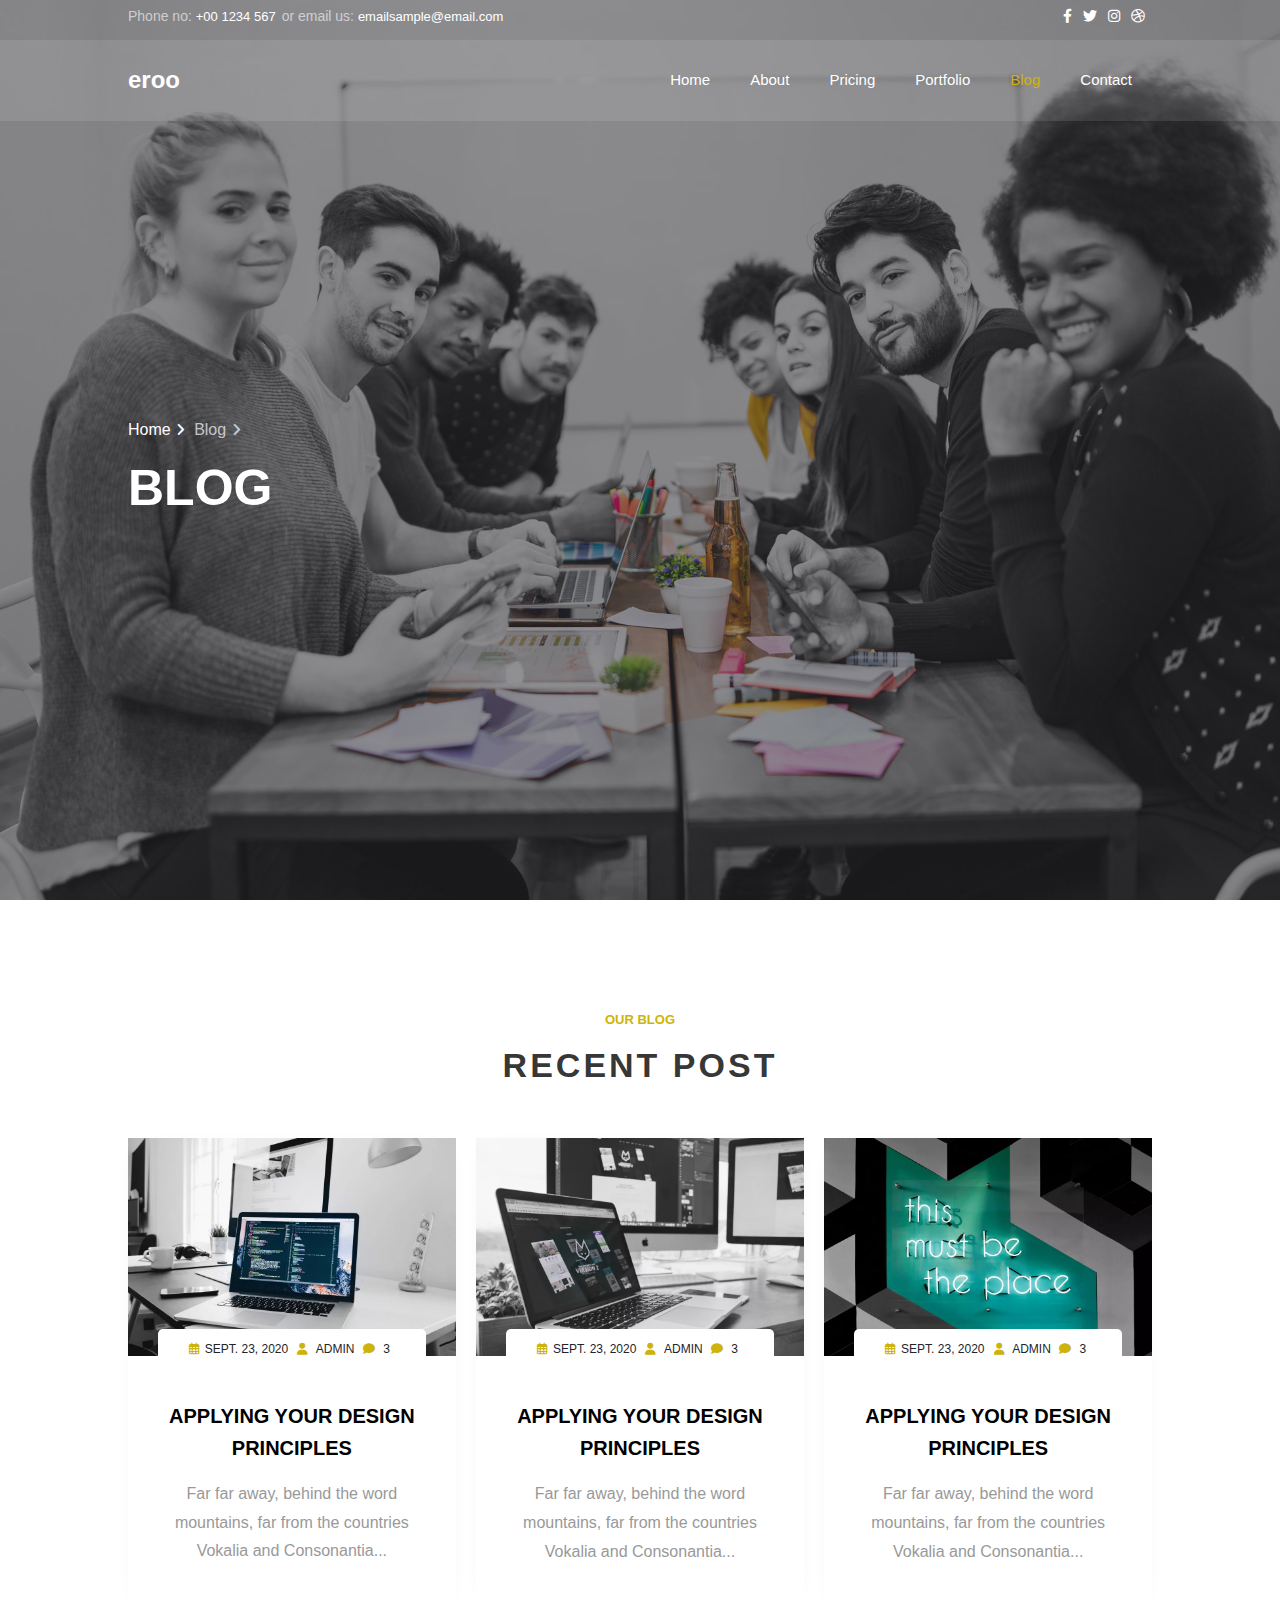
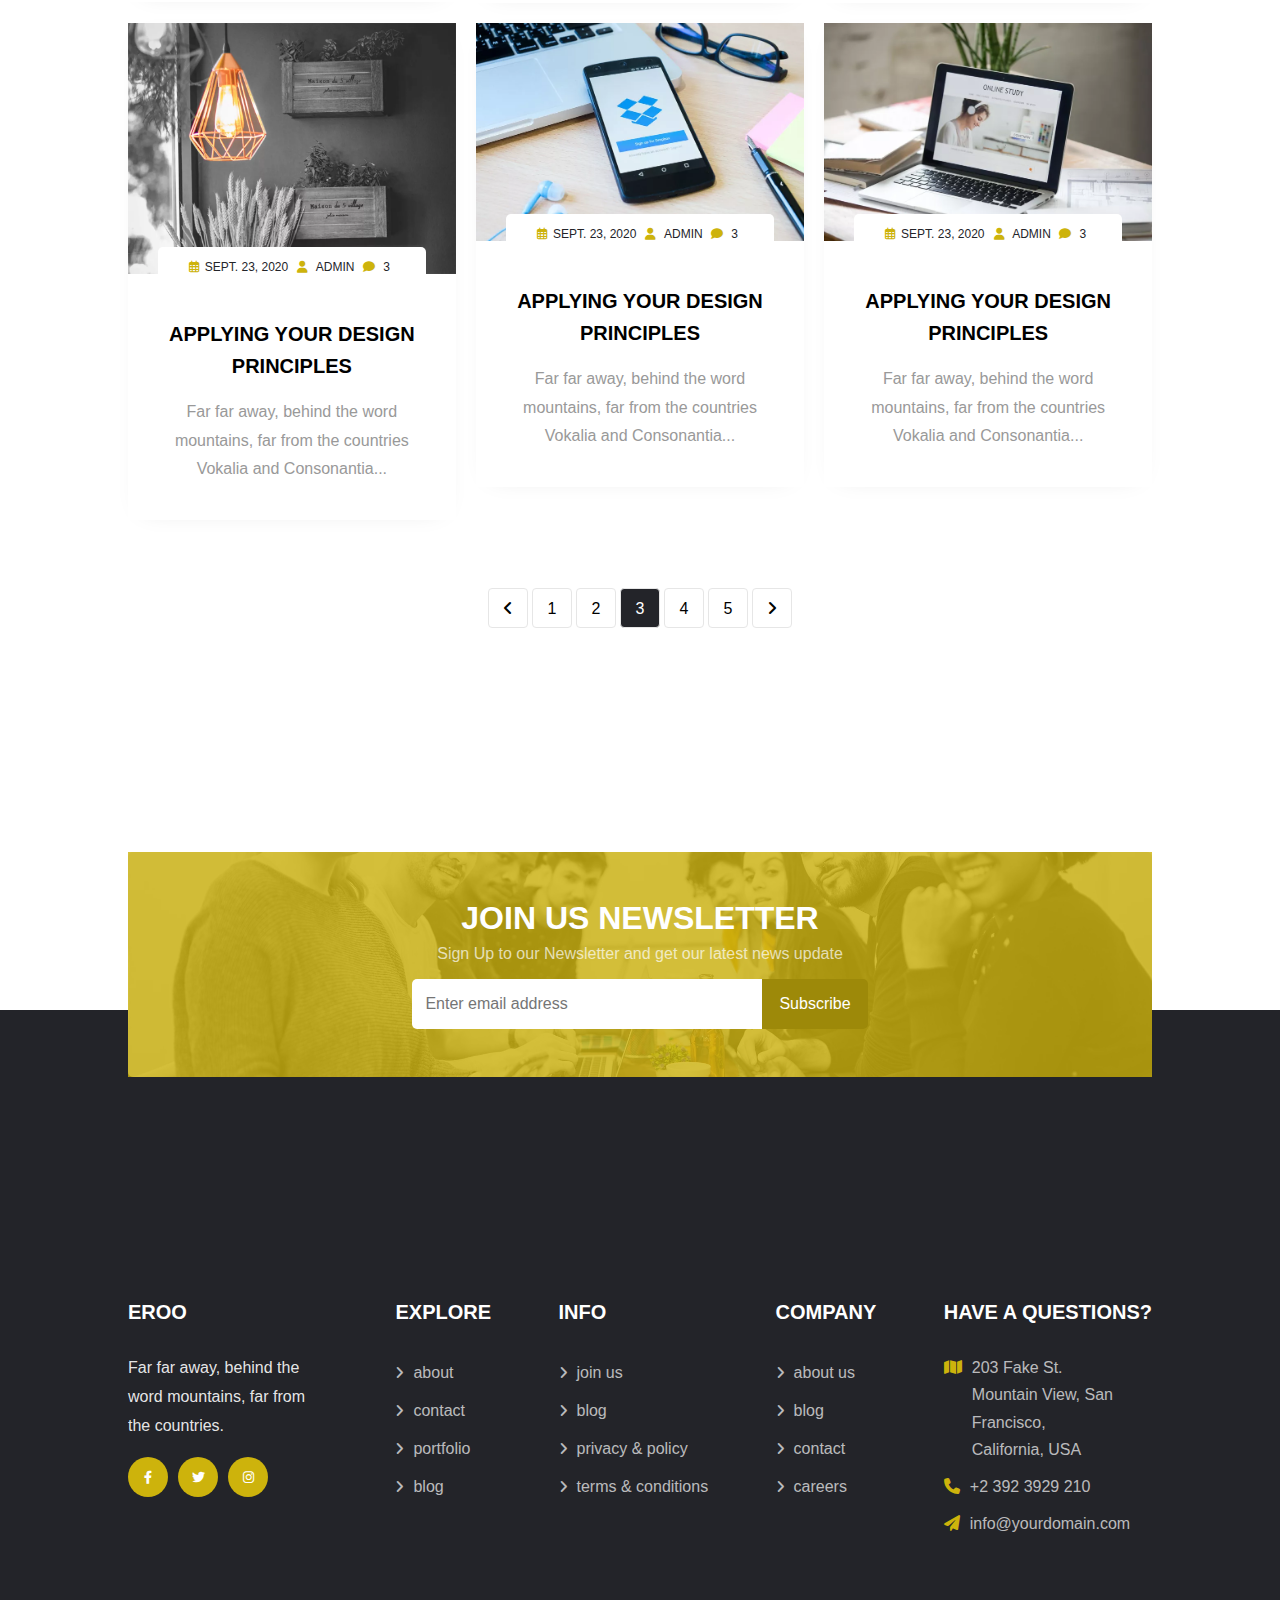
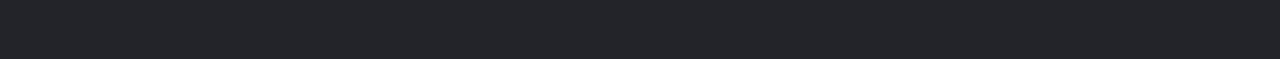
<file: blog.html>
<!DOCTYPE html>
<html lang="en">
  <head>
    <meta charset="UTF-8" />
    <meta name="viewport" content="width=device-width, initial-scale=1.0" />
    <title>eroo</title>
    <link rel="icon" href="assets/content/images/tabLogo.jpeg" />
    <!-- START MAIN CSS FILE -->
    <link rel="stylesheet" href="assets/css/style.css" />
    <!-- START FONTAESOME LIBRARY CSS FILE -->
    <link rel="stylesheet" href="assets/css/vendors/all.min.css" />
    <!-- START RESPONSIVE CSS FILE -->
    <!-- <link rel="stylesheet" href="assets/css/responsive.css"> -->
  </head>
  <body>
    <!-- START HEADER -->
    <header class="bread__crumb">
      <div class="contact__header">
        <div class="container">
          <ul class="direct">
            <li>
              Phone no:
              <a href="tel:+00 1234 567">+00 1234 567 </a>
            </li>
            <li>
              or email us:
              <a href="mailto:emailsample@email.com">emailsample@email.com</a>
            </li>
          </ul>
          <div class="social">
            <span><i class="fa-brands fa-facebook-f"></i></span>
            <span><i class="fa-brands fa-twitter"></i></span>
            <span><i class="fa-brands fa-instagram"></i></span>
            <span><i class="fa-brands fa-dribbble"></i></span>
          </div>
        </div>
      </div>
      <nav>
        <div class="container">
          <a class="logo" href="index.html">eroo</a>
          <ul>
            <li><a href="index.html">home</a></li>
            <li><a href="about.html">about</a></li>
            <li><a href="pricing.html">pricing</a></li>
            <li><a href="portfolio.html">portfolio</a></li>
            <li><a href="blog.html" class="active">blog</a></li>
            <li><a href="contact.html">contact</a></li>
          </ul>
        </div>
      </nav>
      <div class="bread__crumb--holder">
        <div class="container">
          <a href="index.html">home <i class="fa-solid fa-angle-right"></i></a>
          <a href="#">blog <i class="fa-solid fa-angle-right"></i></a>
          <h1 class="crumb--title">blog</h1>
        </div>
      </div>
    </header>
    <!-- START SECTION BLOG BLANK -->
    <section class="blog blank--page">
      <div class="container">
        <div class="headers--holder">
          <span class="intro--span">OUR BLOG</span>
          <h2 class="intro--header">RECENT POST</h2>
        </div>
        <div class="blog--holder">
          <div class="single--blog">
            <div class="img--holder">
              <img src="assets/content/images/blog_1.jpg.webp" alt="blog" />
            </div>
            <div class="blog--post">
              <div class="blog--date">
                <a href="#">
                  <i class="fa-regular fa-calendar-days"></i>SEPT. 23, 2020</a
                >
                <a href="#"><i class="fa-solid fa-user"></i> ADMIN </a>
                <a href="#"><i class="fa-solid fa-comment"></i> 3 </a>
              </div>
              <h3>APPLYING YOUR DESIGN PRINCIPLES</h3>
              <p>
                Far far away, behind the word mountains, far from the countries
                Vokalia and Consonantia...
              </p>
            </div>
          </div>
          <div class="single--blog">
            <div class="img--holder">
              <img src="assets/content/images/blog_2.jpg.webp" alt="blog" />
            </div>
            <div class="blog--post">
              <div class="blog--date">
                <a href="#">
                  <i class="fa-regular fa-calendar-days"></i>SEPT. 23, 2020</a
                >
                <a href="#"><i class="fa-solid fa-user"></i> ADMIN </a>
                <a href="#"><i class="fa-solid fa-comment"></i> 3 </a>
              </div>
              <h3>APPLYING YOUR DESIGN PRINCIPLES</h3>
              <p>
                Far far away, behind the word mountains, far from the countries
                Vokalia and Consonantia...
              </p>
            </div>
          </div>
          <div class="single--blog">
            <div class="img--holder">
              <img src="assets/content/images/blog_3.jpg.webp" alt="blog" />
            </div>
            <div class="blog--post">
              <div class="blog--date">
                <a href="#">
                  <i class="fa-regular fa-calendar-days"></i>SEPT. 23, 2020</a
                >
                <a href="#"><i class="fa-solid fa-user"></i> ADMIN </a>
                <a href="#"><i class="fa-solid fa-comment"></i> 3 </a>
              </div>
              <h3>APPLYING YOUR DESIGN PRINCIPLES</h3>
              <p>
                Far far away, behind the word mountains, far from the countries
                Vokalia and Consonantia...
              </p>
            </div>
          </div>
          <div class="single--blog">
            <div class="img--holder">
              <img src="assets/content/images/blog_4.jpg.webp" alt="blog" />
            </div>
            <div class="blog--post">
              <div class="blog--date">
                <a href="#">
                  <i class="fa-regular fa-calendar-days"></i>SEPT. 23, 2020</a
                >
                <a href="#"><i class="fa-solid fa-user"></i> ADMIN </a>
                <a href="#"><i class="fa-solid fa-comment"></i> 3 </a>
              </div>
              <h3>APPLYING YOUR DESIGN PRINCIPLES</h3>
              <p>
                Far far away, behind the word mountains, far from the countries
                Vokalia and Consonantia...
              </p>
            </div>
          </div>
          <div class="single--blog">
            <div class="img--holder">
              <img src="assets/content/images/blog5.jpg.webp" alt="blog" />
            </div>
            <div class="blog--post">
              <div class="blog--date">
                <a href="#">
                  <i class="fa-regular fa-calendar-days"></i>SEPT. 23, 2020</a
                >
                <a href="#"><i class="fa-solid fa-user"></i> ADMIN </a>
                <a href="#"><i class="fa-solid fa-comment"></i> 3 </a>
              </div>
              <h3>APPLYING YOUR DESIGN PRINCIPLES</h3>
              <p>
                Far far away, behind the word mountains, far from the countries
                Vokalia and Consonantia...
              </p>
            </div>
          </div>
          <div class="single--blog">
            <div class="img--holder">
              <img src="assets/content/images/blog_6.jpg.webp" alt="blog" />
            </div>
            <div class="blog--post">
              <div class="blog--date">
                <a href="#">
                  <i class="fa-regular fa-calendar-days"></i>SEPT. 23, 2020</a
                >
                <a href="#"><i class="fa-solid fa-user"></i> ADMIN </a>
                <a href="#"><i class="fa-solid fa-comment"></i> 3 </a>
              </div>
              <h3>APPLYING YOUR DESIGN PRINCIPLES</h3>
              <p>
                Far far away, behind the word mountains, far from the countries
                Vokalia and Consonantia...
              </p>
            </div>
          </div>
        </div>
        <ul class="pagination--compo">
          <li><i class="fa-solid fa-angle-left"></i></li>
          <li>1</li>
          <li>2</li>
          <li class="active">3</li>
          <li>4</li>
          <li>5</li>
          <li><i class="fa-solid fa-angle-right"></i></li>
        </ul>
      </div>
    </section>
    <!-- START SECTION NEWSLETTER -->
    <section class="newsletter">
      <div class="container">
        <div class="news--holder">
          <div class="news--box">
            <h2>JOIN US NEWSLETTER</h2>
            <p>Sign Up to our Newsletter and get our latest news update</p>
            <form action="#">
              <input
                type="email"
                name="userMail"
                placeholder="Enter email address"
                required
              />
              <input type="submit" value="Subscribe" />
            </form>
          </div>
        </div>
      </div>
    </section>
    <!-- START FOOTER -->
    <footer>
      <div class="container">
        <div class="row--holder">
          <div class="single--col">
            <h2><a href="#">EROO</a></h2>
            <p>
              Far far away, behind the word mountains, far from the countries.
            </p>
            <div class="social--links">
              <span><i class="fa-brands fa-facebook-f"></i></span>
              <span><i class="fa-brands fa-twitter"></i></span>
              <span><i class="fa-brands fa-instagram"></i></span>
            </div>
          </div>
          <div class="single--col">
            <h2>explore</h2>
            <ul>
              <li><a href="about">about</a></li>
              <li><a href="about">contact</a></li>
              <li><a href="about">portfolio</a></li>
              <li><a href="about">blog</a></li>
            </ul>
          </div>
          <div class="single--col">
            <h2>info</h2>
            <ul>
              <li><a href="#">join us</a></li>
              <li><a href="#">blog</a></li>
              <li><a href="#">privacy & policy</a></li>
              <li><a href="#">terms & conditions </a></li>
            </ul>
          </div>
          <div class="single--col">
            <h2>company</h2>
            <ul>
              <li><a href="#">about us</a></li>
              <li><a href="#">blog</a></li>
              <li><a href="#">contact</a></li>
              <li><a href="#">careers</a></li>
            </ul>
          </div>
          <div class="single--col">
            <h2>have a questions?</h2>
            <ul class="address">
              <li>
                <span><i class="fa-solid fa-map"></i></span>
                203 Fake St. Mountain View, San Francisco, California, USA
              </li>
              <li>
                <span><i class="fa-solid fa-phone"></i></span> +2 392 3929 210
              </li>
              <li>
                <span><i class="fa-solid fa-paper-plane"></i></span>
                info@yourdomain.com
              </li>
            </ul>
          </div>
        </div>
      </div>
    </footer>
  </body>
</html>
</file>
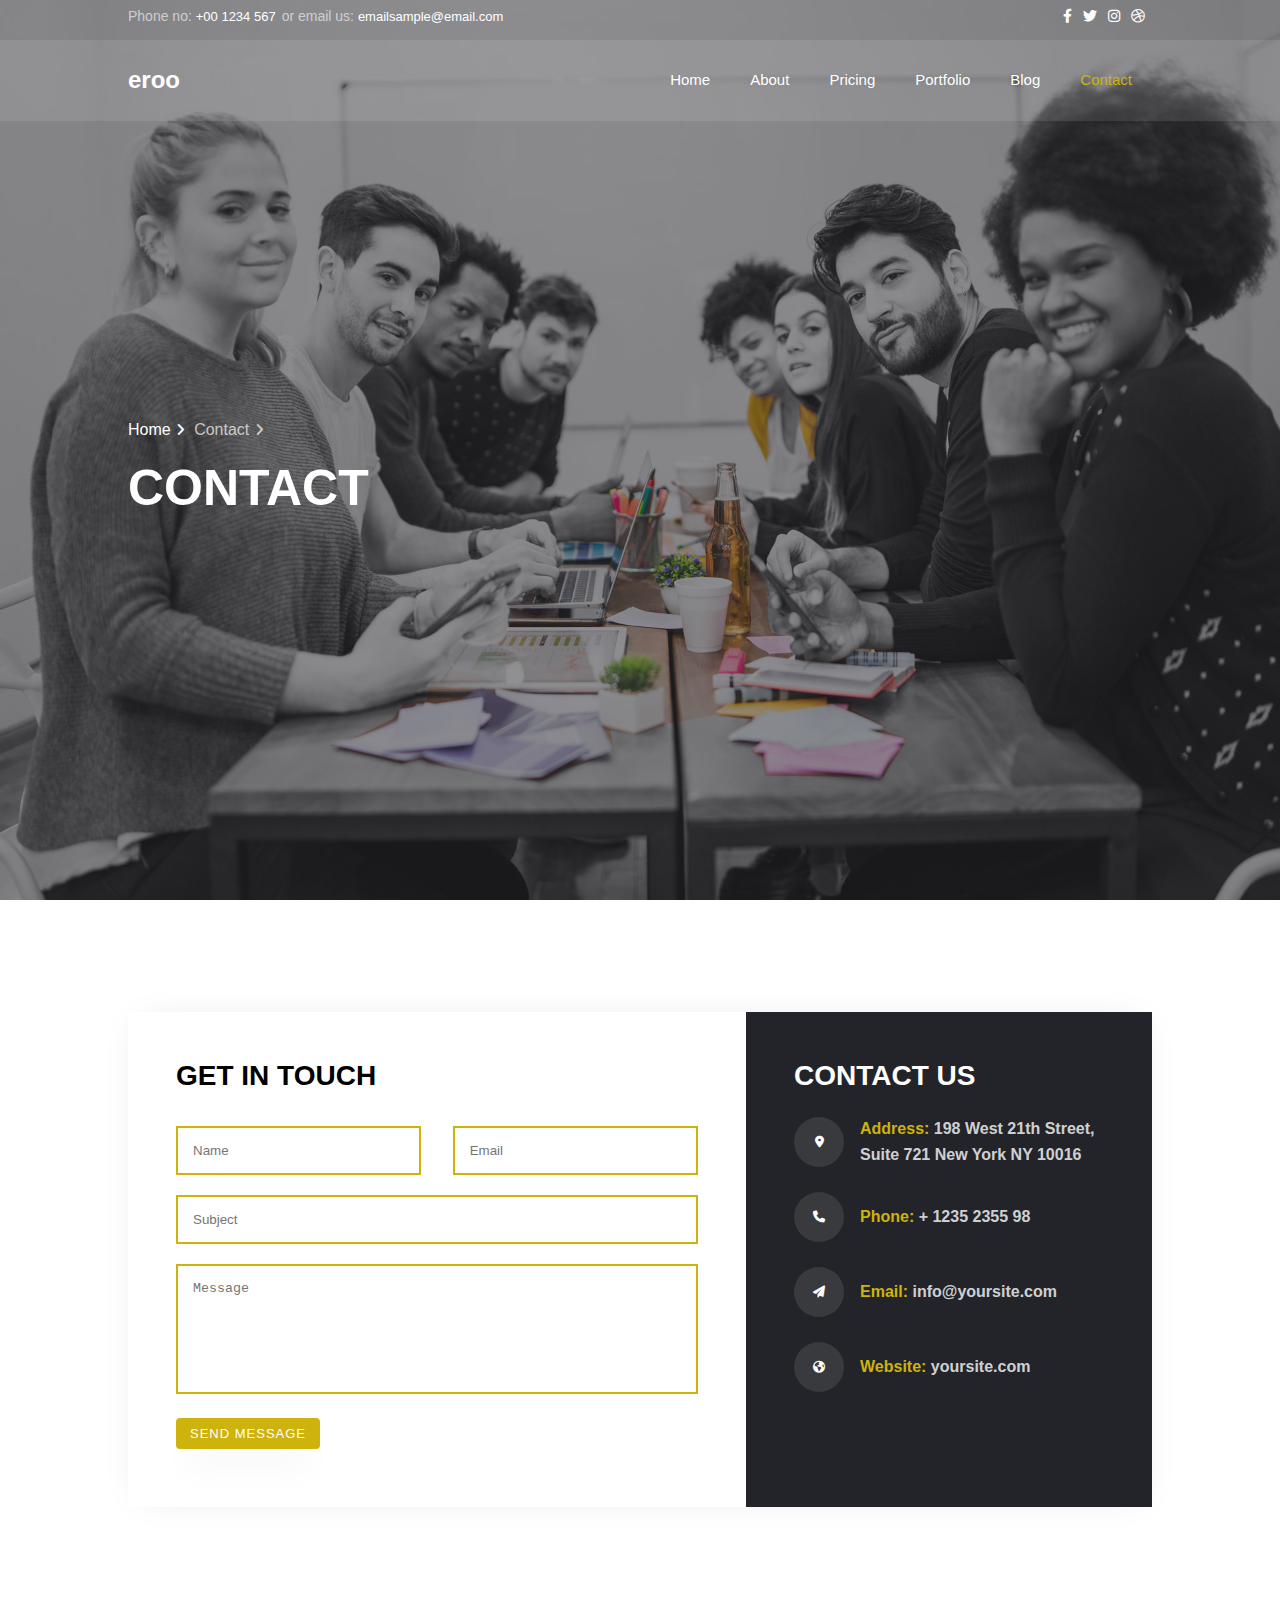
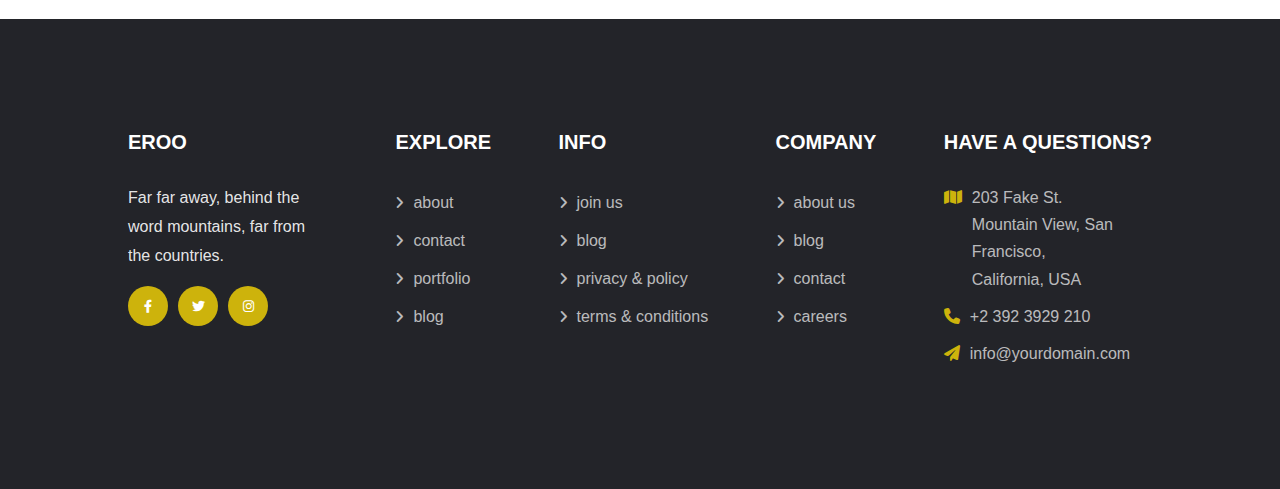
<file: contact.html>
<!DOCTYPE html>
<html lang="en">
  <head>
    <meta charset="UTF-8" />
    <meta name="viewport" content="width=device-width, initial-scale=1.0" />
    <title>eroo</title>
    <link rel="icon" href="assets/content/images/tabLogo.jpeg" />
    <!-- START MAIN CSS FILE -->
    <link rel="stylesheet" href="assets/css/style.css" />
    <!-- START FONTAESOME LIBRARY CSS FILE -->
    <link rel="stylesheet" href="assets/css/vendors/all.min.css" />
    <!-- START RESPONSIVE CSS FILE -->
    <!-- <link rel="stylesheet" href="assets/css/responsive.css"> -->
  </head>
  <body>
    <!-- START HEADER -->
    <header class="bread__crumb">
      <div class="contact__header">
        <div class="container">
          <ul class="direct">
            <li>
              Phone no:
              <a href="tel:+00 1234 567">+00 1234 567 </a>
            </li>
            <li>
              or email us:
              <a href="mailto:emailsample@email.com">emailsample@email.com</a>
            </li>
          </ul>
          <div class="social">
            <span><i class="fa-brands fa-facebook-f"></i></span>
            <span><i class="fa-brands fa-twitter"></i></span>
            <span><i class="fa-brands fa-instagram"></i></span>
            <span><i class="fa-brands fa-dribbble"></i></span>
          </div>
        </div>
      </div>
      <nav>
        <div class="container">
          <a class="logo" href="index.html">eroo</a>
          <ul>
            <li><a href="index.html">home</a></li>
            <li><a href="about.html">about</a></li>
            <li><a href="pricing.html">pricing</a></li>
            <li><a href="portfolio.html">portfolio</a></li>
            <li><a href="blog.html">blog</a></li>
            <li><a href="contact.html" class="active">contact</a></li>
          </ul>
        </div>
      </nav>
      <div class="bread__crumb--holder">
        <div class="container">
          <a href="index.html">home <i class="fa-solid fa-angle-right"></i></a>
          <a href="#">contact <i class="fa-solid fa-angle-right"></i></a>
          <h1 class="crumb--title">contact</h1>
        </div>
      </div>
    </header>
    <!-- START SECTION CONTACT -->
    <section class="contact blank--page">
      <div class="container">
        <div class="contact--holder">
          <div class="contact--form">
            <h3>GET IN TOUCH</h3>
            <form action="#">
              <div class="first--row--form">
                <input
                  type="text"
                  name="username"
                  placeholder="Name"
                  required
                />
                <input
                  type="email"
                  name="usermail"
                  placeholder="Email"
                  required
                />
              </div>
              <input type="text" name="subject" placeholder="Subject" />
              <textarea name="message" placeholder="Message"></textarea>
              <input type="submit" value="send message" />
            </form>
          </div>
          <div class="contact--address">
            <h3>CONTACT US</h3>
            <ul>
              <li>
                <span><i class="fa-solid fa-location-dot"></i></span>
                <p>
                  <span class="marked">Address:</span> 198 West 21th Street,
                  Suite 721 New York NY 10016
                </p>
              </li>
              <li>
                <span><i class="fa-solid fa-phone"></i></span>
                <p><span class="marked">Phone:</span> + 1235 2355 98</p>
              </li>
              <li>
                <span><i class="fa-solid fa-paper-plane"></i></span>
                <p><span class="marked">Email:</span> info@yoursite.com</p>
              </li>
              <li>
                <span><i class="fa-solid fa-earth-americas"></i></span>
                <p><span class="marked">Website:</span> yoursite.com</p>
              </li>
            </ul>
          </div>
        </div>
      </div>
    </section>
    <!-- START FOOTER -->
    <footer>
      <div class="container">
        <div class="row--holder">
          <div class="single--col">
            <h2><a href="#">EROO</a></h2>
            <p>
              Far far away, behind the word mountains, far from the countries.
            </p>
            <div class="social--links">
              <span><i class="fa-brands fa-facebook-f"></i></span>
              <span><i class="fa-brands fa-twitter"></i></span>
              <span><i class="fa-brands fa-instagram"></i></span>
            </div>
          </div>
          <div class="single--col">
            <h2>explore</h2>
            <ul>
              <li><a href="about">about</a></li>
              <li><a href="about">contact</a></li>
              <li><a href="about">portfolio</a></li>
              <li><a href="about">blog</a></li>
            </ul>
          </div>
          <div class="single--col">
            <h2>info</h2>
            <ul>
              <li><a href="#">join us</a></li>
              <li><a href="#">blog</a></li>
              <li><a href="#">privacy & policy</a></li>
              <li><a href="#">terms & conditions </a></li>
            </ul>
          </div>
          <div class="single--col">
            <h2>company</h2>
            <ul>
              <li><a href="#">about us</a></li>
              <li><a href="#">blog</a></li>
              <li><a href="#">contact</a></li>
              <li><a href="#">careers</a></li>
            </ul>
          </div>
          <div class="single--col">
            <h2>have a questions?</h2>
            <ul class="address">
              <li>
                <span><i class="fa-solid fa-map"></i></span>
                203 Fake St. Mountain View, San Francisco, California, USA
              </li>
              <li>
                <span><i class="fa-solid fa-phone"></i></span> +2 392 3929 210
              </li>
              <li>
                <span><i class="fa-solid fa-paper-plane"></i></span>
                info@yourdomain.com
              </li>
            </ul>
          </div>
        </div>
      </div>
    </footer>
  </body>
</html>
</file>
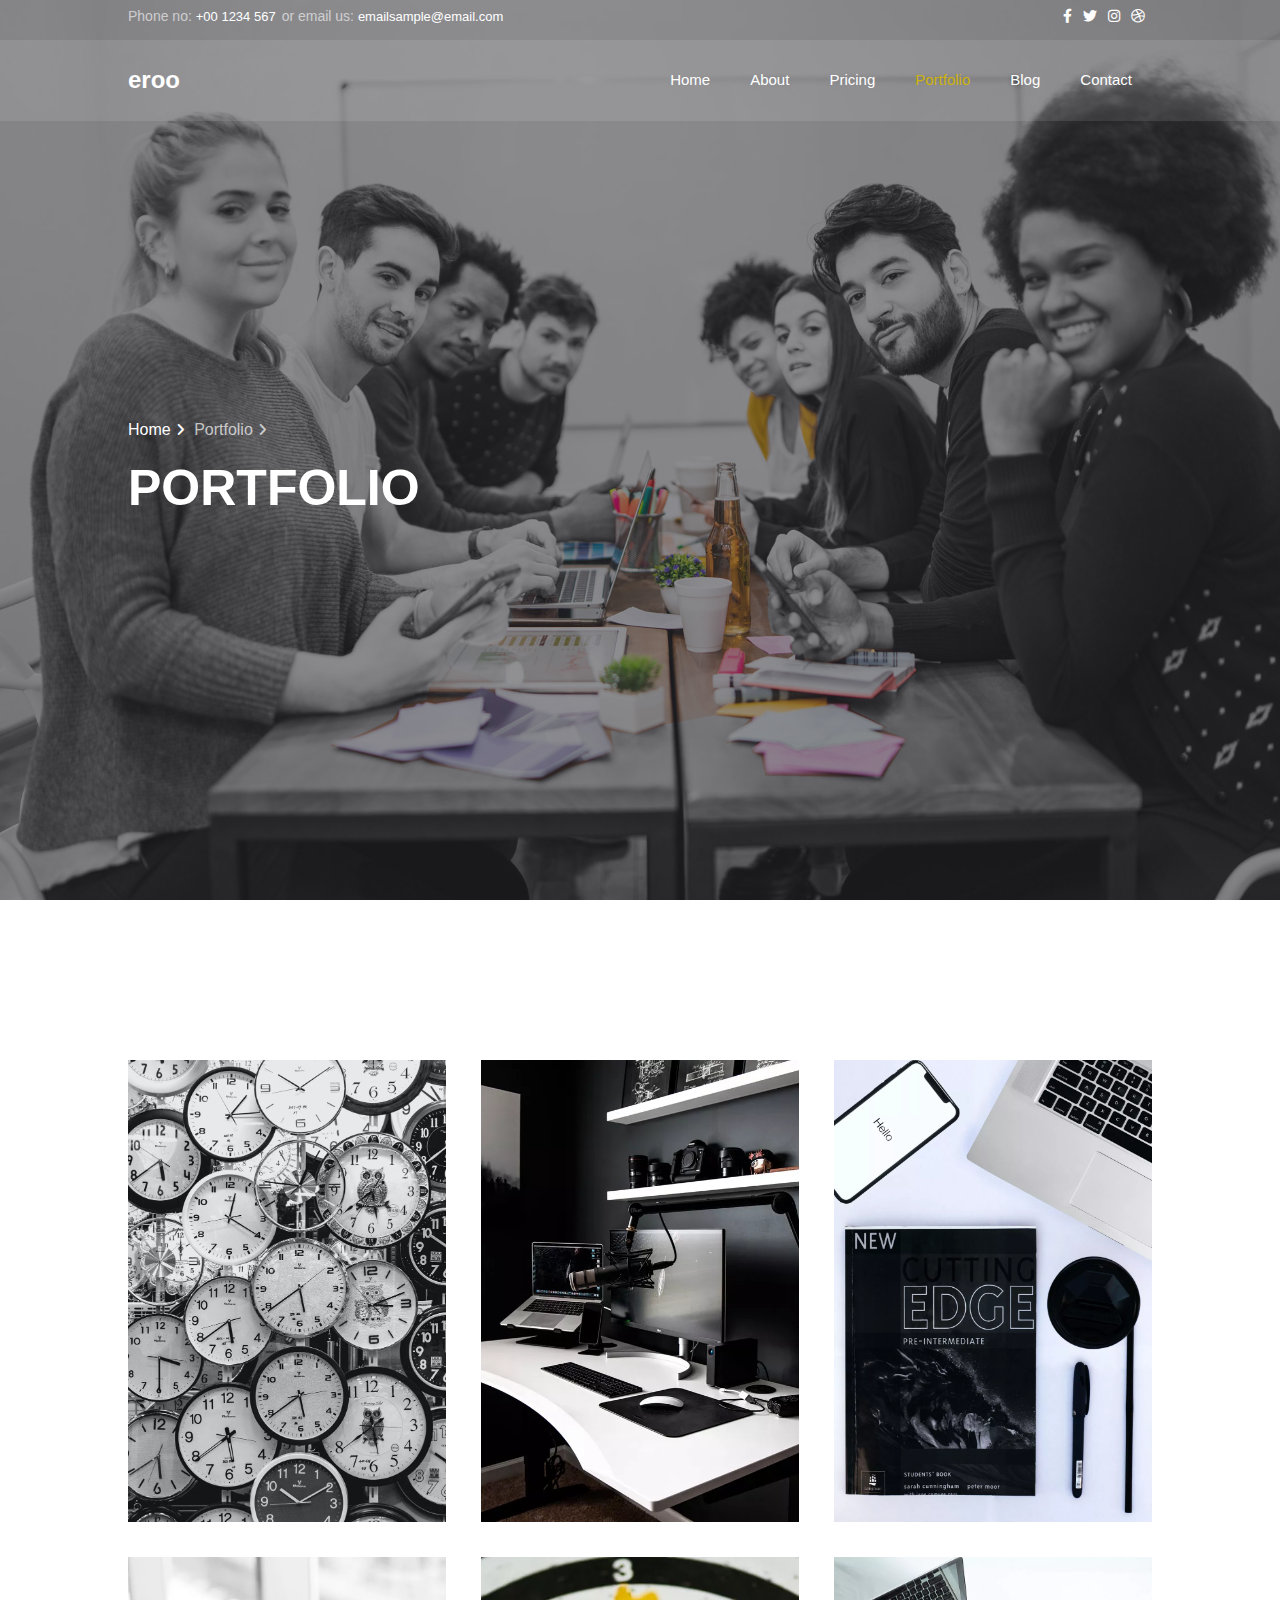
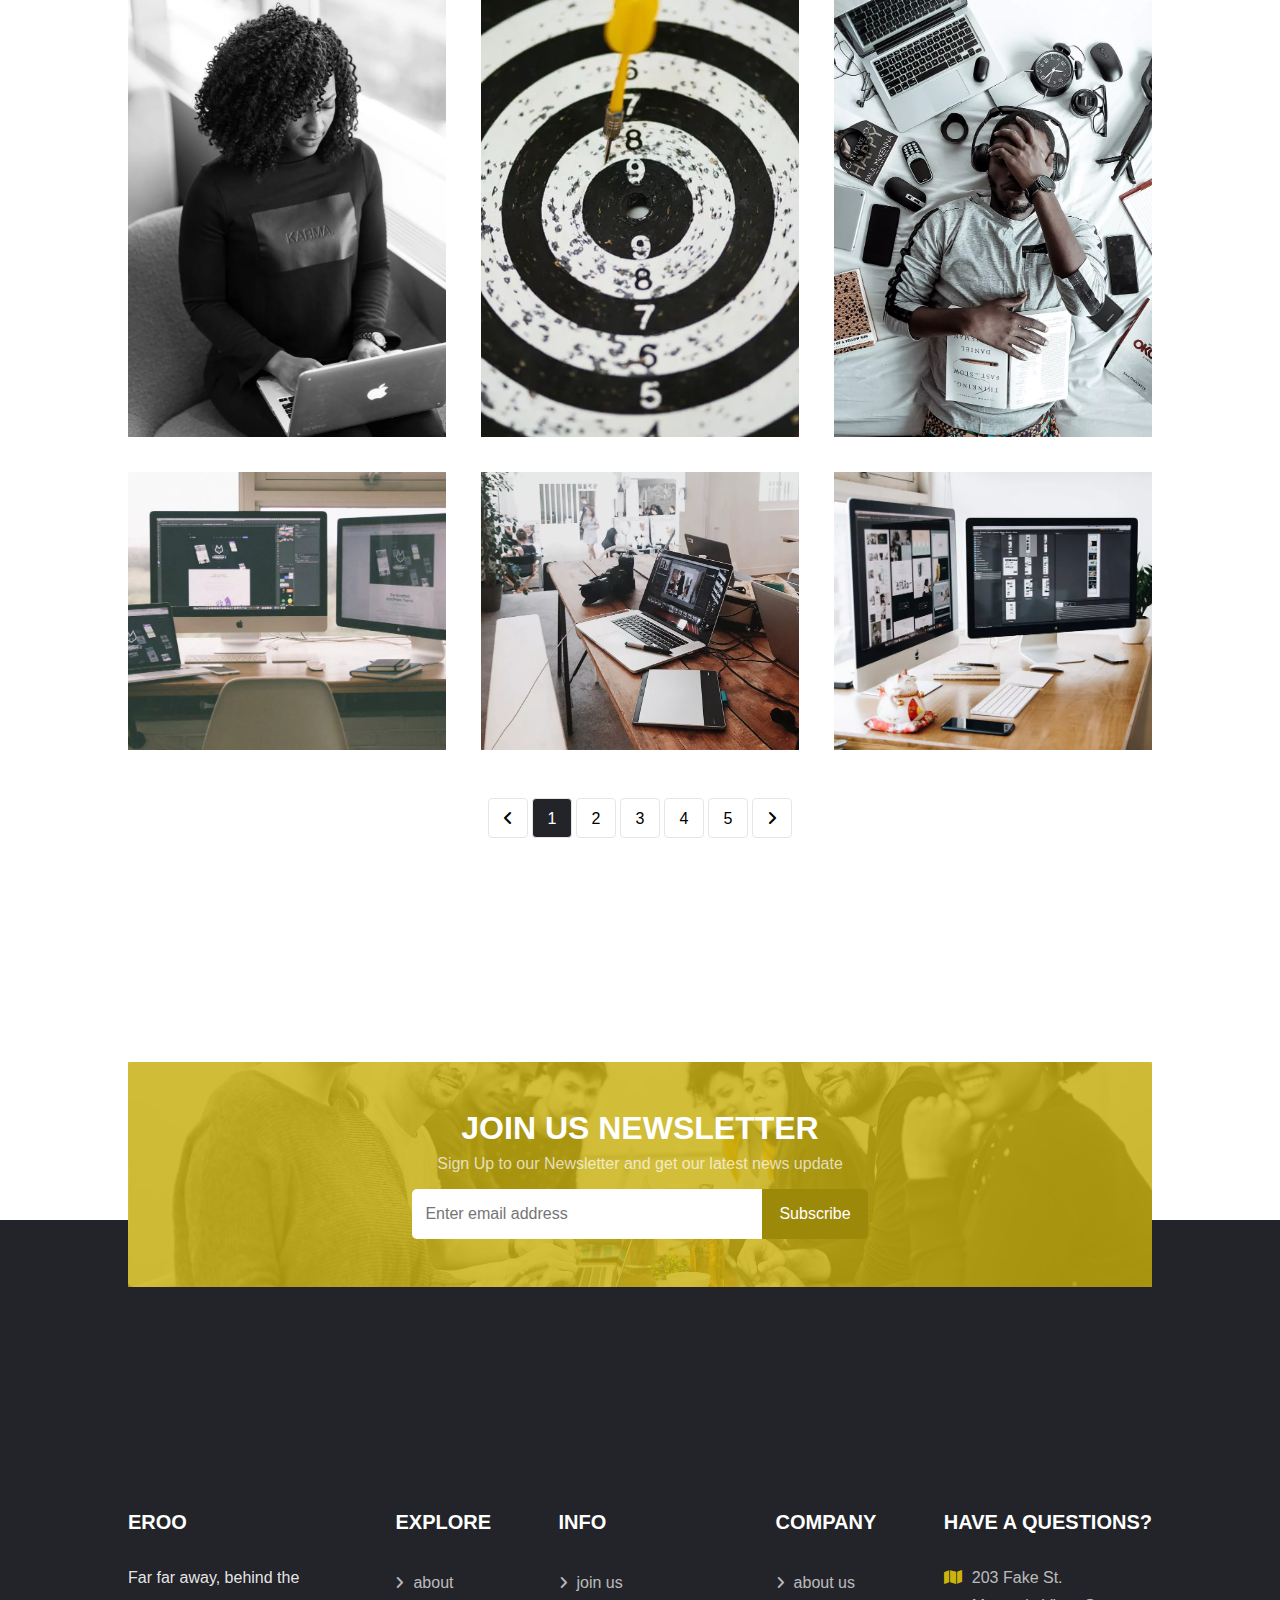
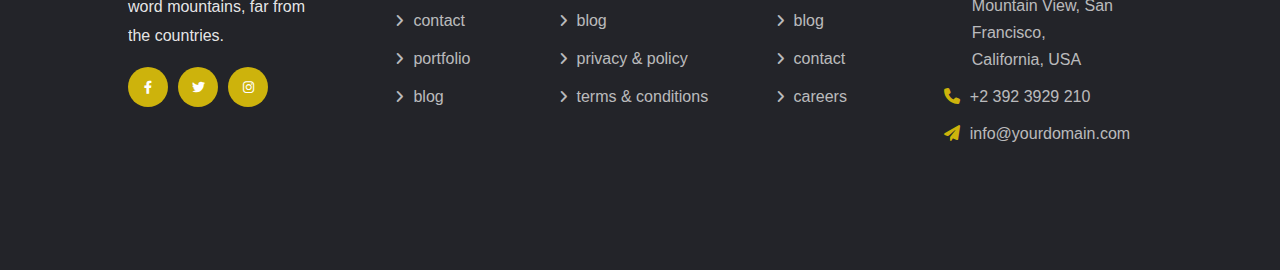
<file: portfolio.html>
<!DOCTYPE html>
<html lang="en">
  <head>
    <meta charset="UTF-8" />
    <meta name="viewport" content="width=device-width, initial-scale=1.0" />
    <title>eroo</title>
    <link rel="icon" href="assets/content/images/tabLogo.jpeg" />
    <!-- START MAIN CSS FILE -->
    <link rel="stylesheet" href="assets/css/style.css" />
    <!-- START FONTAESOME LIBRARY CSS FILE -->
    <link rel="stylesheet" href="assets/css/vendors/all.min.css" />
    <!-- START RESPONSIVE CSS FILE -->
    <!-- <link rel="stylesheet" href="assets/css/responsive.css"> -->
  </head>
  <body>
    <!-- START HEADER -->
    <header class="bread__crumb">
      <div class="contact__header">
        <div class="container">
          <ul class="direct">
            <li>
              Phone no:
              <a href="tel:+00 1234 567">+00 1234 567 </a>
            </li>
            <li>
              or email us:
              <a href="mailto:emailsample@email.com">emailsample@email.com</a>
            </li>
          </ul>
          <div class="social">
            <span><i class="fa-brands fa-facebook-f"></i></span>
            <span><i class="fa-brands fa-twitter"></i></span>
            <span><i class="fa-brands fa-instagram"></i></span>
            <span><i class="fa-brands fa-dribbble"></i></span>
          </div>
        </div>
      </div>
      <nav>
        <div class="container">
          <a class="logo" href="index.html">eroo</a>
          <ul>
            <li><a href="index.html">home</a></li>
            <li><a href="about.html">about</a></li>
            <li><a href="pricing.html">pricing</a></li>
            <li><a href="portfolio.html" class="active">portfolio</a></li>
            <li><a href="blog.html">blog</a></li>
            <li><a href="contact.html">contact</a></li>
          </ul>
        </div>
      </nav>
      <div class="bread__crumb--holder">
        <div class="container">
          <a href="index.html">home <i class="fa-solid fa-angle-right"></i></a>
          <a href="#">portfolio <i class="fa-solid fa-angle-right"></i></a>
          <h1 class="crumb--title">portfolio</h1>
        </div>
      </div>
    </header>
    <!-- START SECTION PORTFOLIO -->
    <section class="portfolio blank--page">
      <div class="portfolio--holder">
        <div class="container--two">
          <div class="single--project">
            <img src="assets/content/images/work-1.jpg.webp" alt="project" />
            <div class="project--info">
              <span>WEB APPLICATION</span>
              <h3>INTERIOR DESIGN</h3>
              <a href="#"><i class="fa-solid fa-angle-right"></i></a>
            </div>
          </div>
          <div class="single--project">
            <img src="assets/content/images/work-2.jpg.webp" alt="project" />
            <div class="project--info">
              <span>WEB APPLICATION</span>
              <h3>INTERIOR DESIGN</h3>
              <a href="#"><i class="fa-solid fa-angle-right"></i></a>
            </div>
          </div>
          <div class="single--project">
            <img src="assets/content/images/work-3.jpg.webp" alt="project" />
            <div class="project--info">
              <span>WEB APPLICATION</span>
              <h3>INTERIOR DESIGN</h3>
              <a href="#"><i class="fa-solid fa-angle-right"></i></a>
            </div>
          </div>
          <div class="single--project">
            <img src="assets/content/images/work-4.jpg.webp" alt="project" />
            <div class="project--info">
              <span>WEB APPLICATION</span>
              <h3>INTERIOR DESIGN</h3>
              <a href="#"><i class="fa-solid fa-angle-right"></i></a>
            </div>
          </div>
          <div class="single--project">
            <img src="assets/content/images/work-5.jpg.webp" alt="project" />
            <div class="project--info">
              <span>WEB APPLICATION</span>
              <h3>INTERIOR DESIGN</h3>
              <a href="#"><i class="fa-solid fa-angle-right"></i></a>
            </div>
          </div>
          <div class="single--project">
            <img src="assets/content/images/work-6.jpg.webp" alt="project" />
            <div class="project--info">
              <span>WEB APPLICATION</span>
              <h3>INTERIOR DESIGN</h3>
              <a href="#"><i class="fa-solid fa-angle-right"></i></a>
            </div>
          </div>
          <div class="single--project">
            <img src="assets/content/images/work-7.jpg.webp" alt="project" />
            <div class="project--info">
              <span>WEB APPLICATION</span>
              <h3>INTERIOR DESIGN</h3>
              <a href="#"><i class="fa-solid fa-angle-right"></i></a>
            </div>
          </div>
          <div class="single--project">
            <img src="assets/content/images/work-8.jpg.webp" alt="project" />
            <div class="project--info">
              <span>WEB APPLICATION</span>
              <h3>INTERIOR DESIGN</h3>
              <a href="#"><i class="fa-solid fa-angle-right"></i></a>
            </div>
          </div>
          <div class="single--project">
            <img src="assets/content/images/work-9.jpg.webp" alt="project" />
            <div class="project--info">
              <span>WEB APPLICATION</span>
              <h3>INTERIOR DESIGN</h3>
              <a href="#"><i class="fa-solid fa-angle-right"></i></a>
            </div>
          </div>
        </div>
        <ul class="pagination--compo">
          <li><i class="fa-solid fa-angle-left"></i></li>
          <li class="active">1</li>
          <li>2</li>
          <li>3</li>
          <li>4</li>
          <li>5</li>
          <li><i class="fa-solid fa-angle-right"></i></li>
        </ul>
      </div>
    </section>
    <!-- START SECTION NEWSLETTER -->
    <section class="newsletter">
      <div class="container">
        <div class="news--holder">
          <div class="news--box">
            <h2>JOIN US NEWSLETTER</h2>
            <p>Sign Up to our Newsletter and get our latest news update</p>
            <form action="#">
              <input
                type="email"
                name="userMail"
                placeholder="Enter email address"
                required
              />
              <input type="submit" value="Subscribe" />
            </form>
          </div>
        </div>
      </div>
    </section>
    <!-- START FOOTER -->
    <footer>
      <div class="container">
        <div class="row--holder">
          <div class="single--col">
            <h2><a href="#">EROO</a></h2>
            <p>
              Far far away, behind the word mountains, far from the countries.
            </p>
            <div class="social--links">
              <span><i class="fa-brands fa-facebook-f"></i></span>
              <span><i class="fa-brands fa-twitter"></i></span>
              <span><i class="fa-brands fa-instagram"></i></span>
            </div>
          </div>
          <div class="single--col">
            <h2>explore</h2>
            <ul>
              <li><a href="about">about</a></li>
              <li><a href="about">contact</a></li>
              <li><a href="about">portfolio</a></li>
              <li><a href="about">blog</a></li>
            </ul>
          </div>
          <div class="single--col">
            <h2>info</h2>
            <ul>
              <li><a href="#">join us</a></li>
              <li><a href="#">blog</a></li>
              <li><a href="#">privacy & policy</a></li>
              <li><a href="#">terms & conditions </a></li>
            </ul>
          </div>
          <div class="single--col">
            <h2>company</h2>
            <ul>
              <li><a href="#">about us</a></li>
              <li><a href="#">blog</a></li>
              <li><a href="#">contact</a></li>
              <li><a href="#">careers</a></li>
            </ul>
          </div>
          <div class="single--col">
            <h2>have a questions?</h2>
            <ul class="address">
              <li>
                <span><i class="fa-solid fa-map"></i></span>
                203 Fake St. Mountain View, San Francisco, California, USA
              </li>
              <li>
                <span><i class="fa-solid fa-phone"></i></span> +2 392 3929 210
              </li>
              <li>
                <span><i class="fa-solid fa-paper-plane"></i></span>
                info@yourdomain.com
              </li>
            </ul>
          </div>
        </div>
      </div>
    </footer>
  </body>
</html>
</file>
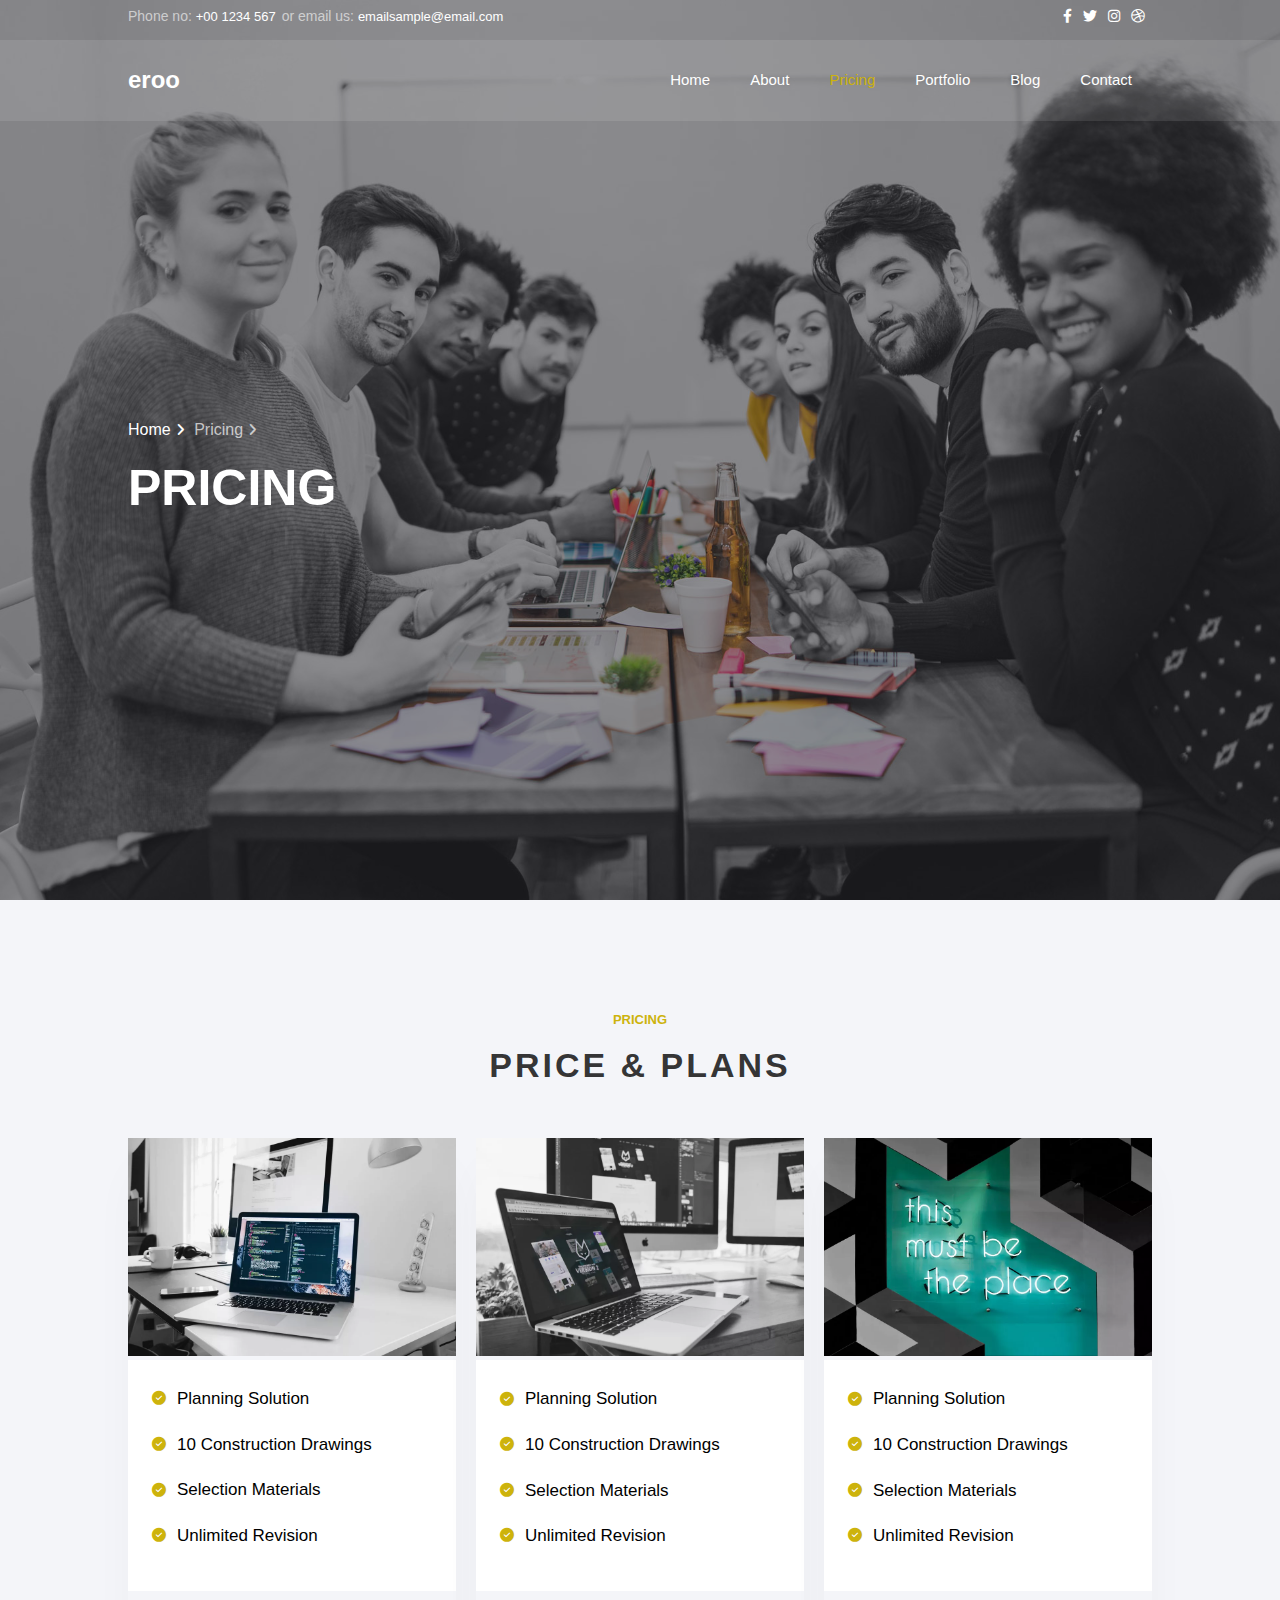
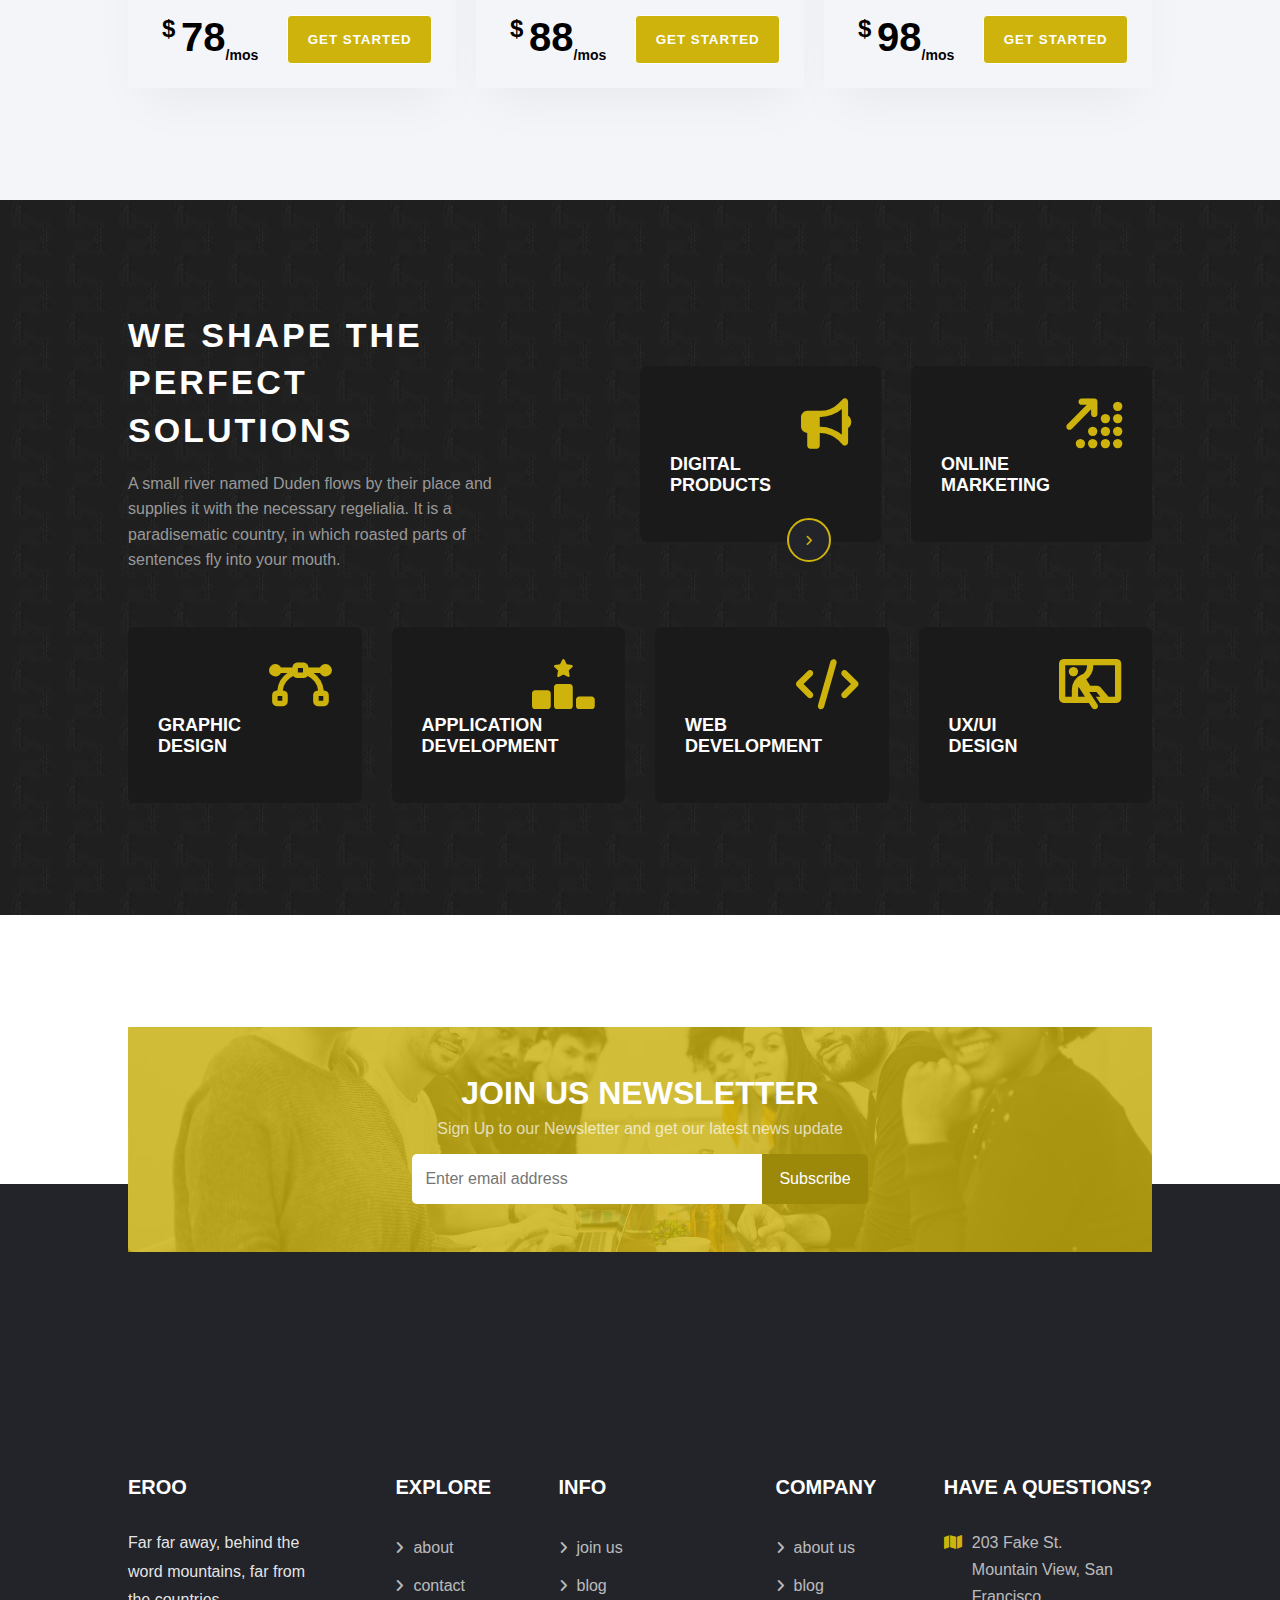
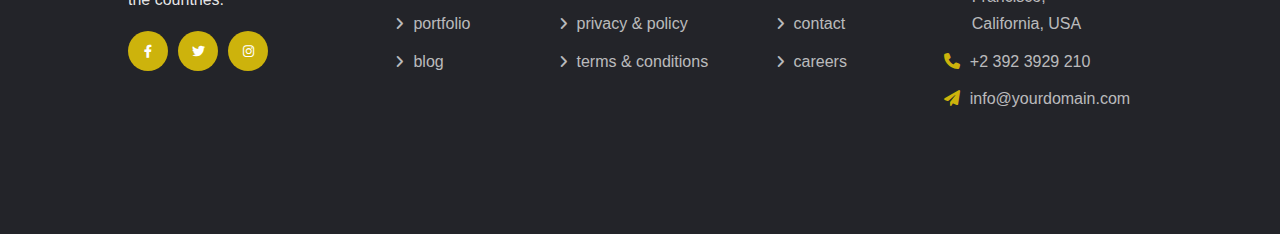
<file: pricing.html>
<!DOCTYPE html>
<html lang="en">
  <head>
    <meta charset="UTF-8" />
    <meta name="viewport" content="width=device-width, initial-scale=1.0" />
    <title>eroo</title>
    <link rel="icon" href="assets/content/images/tabLogo.jpeg" />
    <!-- START MAIN CSS FILE -->
    <link rel="stylesheet" href="assets/css/style.css" />
    <!-- START FONTAESOME LIBRARY CSS FILE -->
    <link rel="stylesheet" href="assets/css/vendors/all.min.css" />
    <!-- START RESPONSIVE CSS FILE -->
    <!-- <link rel="stylesheet" href="assets/css/responsive.css"> -->
  </head>
  <body>
    <!-- START HEADER -->
    <header class="bread__crumb">
      <div class="contact__header">
        <div class="container">
          <ul class="direct">
            <li>
              Phone no:
              <a href="tel:+00 1234 567">+00 1234 567 </a>
            </li>
            <li>
              or email us:
              <a href="mailto:emailsample@email.com">emailsample@email.com</a>
            </li>
          </ul>
          <div class="social">
            <span><i class="fa-brands fa-facebook-f"></i></span>
            <span><i class="fa-brands fa-twitter"></i></span>
            <span><i class="fa-brands fa-instagram"></i></span>
            <span><i class="fa-brands fa-dribbble"></i></span>
          </div>
        </div>
      </div>
      <nav>
        <div class="container">
          <a class="logo" href="index.html">eroo</a>
          <ul>
            <li><a href="index.html">home</a></li>
            <li><a href="about.html">about</a></li>
            <li><a href="pricing.html" class="active">pricing</a></li>
            <li><a href="portfolio.html">portfolio</a></li>
            <li><a href="blog.html">blog</a></li>
            <li><a href="contact.html">contact</a></li>
          </ul>
        </div>
      </nav>
      <div class="bread__crumb--holder">
        <div class="container">
          <a href="index.html">home <i class="fa-solid fa-angle-right"></i></a>
          <a href="#">pricing <i class="fa-solid fa-angle-right"></i></a>
          <h1 class="crumb--title">PRICING</h1>
        </div>
      </div>
    </header>
    <!-- START SECTION PRICING -->
    <section class="pricing">
      <div class="headers--holder">
        <span class="intro--span">PRICING</span>
        <h2 class="intro--header">PRICE & PLANS</h2>
      </div>

      <div class="container">
        <div class="pricing--holder">
          <div class="single--plan">
            <div class="img--holder">
              <img src="assets/content/images/blog_1.jpg.webp" alt="priceImg" />
            </div>
            <ul>
              <li>Planning Solution</li>
              <li>10 Construction Drawings</li>
              <li>Selection Materials</li>
              <li>Unlimited Revision</li>
            </ul>
            <div class="plan--activate">
              <span>78<sub>/mos</sub></span>
              <button>get started</button>
            </div>
          </div>
          <div class="single--plan">
            <div class="img--holder">
              <img src="assets/content/images/blog_2.jpg.webp" alt="priceImg" />
            </div>
            <ul>
              <li>Planning Solution</li>
              <li>10 Construction Drawings</li>
              <li>Selection Materials</li>
              <li>Unlimited Revision</li>
            </ul>
            <div class="plan--activate">
              <span> 88<sub>/mos</sub></span>
              <button>get started</button>
            </div>
          </div>
          <div class="single--plan">
            <div class="img--holder">
              <img src="assets/content/images/blog_3.jpg.webp" alt="priceImg" />
            </div>
            <ul>
              <li>Planning Solution</li>
              <li>10 Construction Drawings</li>
              <li>Selection Materials</li>
              <li>Unlimited Revision</li>
            </ul>
            <div class="plan--activate">
              <span> 98<sub>/mos</sub></span>
              <button>get started</button>
            </div>
          </div>
        </div>
      </div>
    </section>
    <!-- START SECTION SERVICES -->
    <section class="services">
      <div class="container">
        <div class="services__intro">
          <div class="part__one">
            <h2>WE SHAPE THE PERFECT SOLUTIONS</h2>
            <p>
              A small river named Duden flows by their place and supplies it
              with the necessary regelialia. It is a paradisematic country, in
              which roasted parts of sentences fly into your mouth.
            </p>
          </div>
          <div class="part__Two">
            <div class="single">
              <span><i class="fa-solid fa-bullhorn"></i></span>
              <h3>
                DIGITAL <br />
                PRODUCTS
              </h3>
              <span class="angel active"
                ><i class="fa-solid fa-angle-right"></i
              ></span>
            </div>
            <div class="single">
              <span><i class="fa-solid fa-arrow-up-right-dots"></i></span>
              <h3>
                ONLINE <br />
                MARKETING
              </h3>
              <span class="angel"><i class="fa-solid fa-angle-right"></i></span>
            </div>
          </div>
        </div>
        <div class="services__categ">
          <div class="single">
            <span><i class="fa-solid fa-bezier-curve"></i></span>
            <h3>
              GRAPHIC <br />
              DESIGN
            </h3>
            <span class="angel"><i class="fa-solid fa-angle-right"></i></span>
          </div>
          <div class="single">
            <span><i class="fa-solid fa-ranking-star"></i></span>
            <h3>
              APPLICATION <br />
              DEVELOPMENT
            </h3>
            <span class="angel"><i class="fa-solid fa-angle-right"></i></span>
          </div>
          <div class="single">
            <span><i class="fa-solid fa-code"></i></span>
            <h3>
              WEB <br />
              DEVELOPMENT
            </h3>
            <span class="angel"><i class="fa-solid fa-angle-right"></i></span>
          </div>
          <div class="single">
            <span><i class="fa-solid fa-person-through-window"></i></span>
            <h3>
              UX/UI <br />
              DESIGN
            </h3>
            <span class="angel"><i class="fa-solid fa-angle-right"></i></span>
          </div>
        </div>
      </div>
    </section>
    <!-- START SECTION NEWSLETTER -->
    <section class="newsletter">
      <div class="container">
        <div class="news--holder">
          <div class="news--box">
            <h2>JOIN US NEWSLETTER</h2>
            <p>Sign Up to our Newsletter and get our latest news update</p>
            <form action="#">
              <input
                type="email"
                name="userMail"
                placeholder="Enter email address"
                required
              />
              <input type="submit" value="Subscribe" />
            </form>
          </div>
        </div>
      </div>
    </section>
    <!-- START FOOTER -->
    <footer>
      <div class="container">
        <div class="row--holder">
          <div class="single--col">
            <h2><a href="#">EROO</a></h2>
            <p>
              Far far away, behind the word mountains, far from the countries.
            </p>
            <div class="social--links">
              <span><i class="fa-brands fa-facebook-f"></i></span>
              <span><i class="fa-brands fa-twitter"></i></span>
              <span><i class="fa-brands fa-instagram"></i></span>
            </div>
          </div>
          <div class="single--col">
            <h2>explore</h2>
            <ul>
              <li><a href="about">about</a></li>
              <li><a href="about">contact</a></li>
              <li><a href="about">portfolio</a></li>
              <li><a href="about">blog</a></li>
            </ul>
          </div>
          <div class="single--col">
            <h2>info</h2>
            <ul>
              <li><a href="#">join us</a></li>
              <li><a href="#">blog</a></li>
              <li><a href="#">privacy & policy</a></li>
              <li><a href="#">terms & conditions </a></li>
            </ul>
          </div>
          <div class="single--col">
            <h2>company</h2>
            <ul>
              <li><a href="#">about us</a></li>
              <li><a href="#">blog</a></li>
              <li><a href="#">contact</a></li>
              <li><a href="#">careers</a></li>
            </ul>
          </div>
          <div class="single--col">
            <h2>have a questions?</h2>
            <ul class="address">
              <li>
                <span><i class="fa-solid fa-map"></i></span>
                203 Fake St. Mountain View, San Francisco, California, USA
              </li>
              <li>
                <span><i class="fa-solid fa-phone"></i></span> +2 392 3929 210
              </li>
              <li>
                <span><i class="fa-solid fa-paper-plane"></i></span>
                info@yourdomain.com
              </li>
            </ul>
          </div>
        </div>
      </div>
    </footer>
  </body>
</html>
</file>
<file: assets/css/style.css>
/* START IMPORTING LAYOUT CSS FILES */
@import url(layout/base/base.css);
@import url(layout/header/header.css);
@import url(layout/nav/nav.css);
@import url(layout/components/components.css);
@import url(layout/footer/footer.css);
@import url(layout/breedcrumb/breedcrumb.css);
@import url(blank--style.css);
@import url(layout/mediaquiery/responsive.css);
/* END IMPORTING LAYOUT CSS FILES */
/* TODO START: ROOT */
:root {
  --black-color: #000;
  --second-black: #000000cc;
  --third-black: #232429;
  --white-color: #ffffff;
  --second-white: #ffffffe6;
  --third-white: #ffffffb3;
  --gray-color: #999999;
  --secondry-color: #cdb30c;
  --another-secondry: #9d8909;
  --first--section-bg: #f4f5f9;
  --second--section-bg: #232429;
  --footer-color: #1e1f23;
}
/* TODO END: ROOT */
/* START SERVICES */
.services {
  background-image: url(../content/images/use_your_illusion.png.webp);
  background-position: center;
  padding-block: 112px;
  & .container {
    display: flex;
    justify-content: space-between;
    align-items: flex-start;
    flex-wrap: wrap;
  }
  & .services__intro {
    flex-basis: 100%;
    display: flex;
    justify-content: space-between;
    margin-bottom: 30px;
    & .part__one {
      width: 400px;
    }
    & .part__Two {
      display: flex;
      justify-content: space-between;
      align-items: center;
      gap: 0 30px;
      flex-basis: 50%;
    }
    & h2 {
      color: var(--white-color);
      margin-bottom: 16px;
      font-size: 34px;
      font-weight: 700;
      line-height: 1.4;
      text-transform: uppercase;
      letter-spacing: 3px;
    }
    & p {
      color: var(--gray-color);
      margin-bottom: 24px;
      line-height: 1.6;
    }
  }
  & .services__categ {
    display: flex;
    justify-content: space-between;
    flex-basis: 100%;
    gap: 0 30px;
  }
}
:where(.services) {
  & .single {
    position: relative;
    cursor: pointer;
    width: 100%;
    padding: 30px;
    /* margin-bottom: 30px; */
    border-radius: 7px;
    background: #1a1a1a;
    transition: all 0.4s ease;
    & span:not(.angel) {
      display: block;
      text-align: end;
      font-size: 50px;
      /* padding-block: 30px; */
      color: var(--secondry-color);
    }
    & h3 {
      color: var(--white-color);
      font-size: 18px;
      font-weight: 700;
      margin-bottom: 16px;
    }
    & .angel {
      width: 44px;
      aspect-ratio: 1/1;
      position: absolute;
      bottom: -20px;
      right: 50px;
      border: 2px solid var(--secondry-color);
      cursor: pointer;
      border-radius: 50%;
      text-align: center;
      line-height: 40px;
      background-color: #232429;
      opacity: 0;
      transition: all 0.4s;
      &.active {
        opacity: 1;
      }
      & i {
        color: var(--secondry-color);
        font-size: 12px;
      }
    }
  }
  & .single:hover {
    background-color: var(--secondry-color);
    .angel {
      opacity: 1;
      right: 35px;
    }
    span:not(.angel),
    h3 {
      color: var(--third-black);
    }
  }
}
/* END SERVICES */
/* START ABOUT */
.about {
  & .container {
    display: flex;
    justify-content: space-between;
  }
  & .about__img {
    flex-basis: 50%;
    & > div {
      height: 100%;
      box-shadow: 0px 2px 25px -13px rgba(0, 0, 0, 0.26);
    }
  }
  & .about__intro {
    flex-basis: 45%;
    padding: 112px 0;
    & p {
      font-size: 16px;
      line-height: 1.8;
      font-weight: 400;
      color: var(--gray-color);
    }
    & .year__stablish {
      background-color: var(--secondry-color);
      width: 70%;
      padding: 15px;
      margin-block-start: 40px;
      position: relative;
      left: -115px;
      display: flex;
      justify-content: space-between;
      align-items: center;
      & .left {
        width: 60px;
        aspect-ratio: 1/1;
        display: flex;
        justify-content: center;
        align-items: center;
        border-radius: 50%;
        background-color: var(--third-black);
        & span {
          font-size: 30px;
          color: var(--white-color);
        }
      }
      & .right {
        flex: 1;
        padding-inline-start: 24px;
        & span {
          display: block;
        }
        & :nth-child(1 of span) {
          font-size: 32px;
          font-weight: 700;
          margin-bottom: 6px;
          color: var(--white-color);
        }
        & :nth-child(2 of span) {
          font-size: 12px;
          color: var(--second-white);
          line-height: 1.2;
          text-transform: uppercase;
          font-weight: 700;
        }
      }
    }
  }
}
/* START STATISTIC */
.statistic {
  padding: 112px 0;
  background-image: url(../content/images/bg_4.jpg);
  background-position: center;
  background-size: cover;
  position: relative;
  z-index: 1;
  &::after {
    content: "";
    z-index: -1;
    position: absolute;
    left: 0;
    top: 0;
    width: 100%;
    height: 100%;
    opacity: 0.8;

    background-color: var(--third-black);
  }
  & .container {
    display: flex;
    justify-content: space-between;
    align-items: center;
  }
  & .static--single {
    display: flex;
    justify-content: center;
    align-items: center;
    gap: 0 10px;
    & .left {
      width: 70px;
      height: 70px;
      margin: 0 auto;
      background: var(--secondry-color);
      border-radius: 3px;
      text-align: center;
      line-height: 70px;
      & span {
        color: var(--white-color);
        font-size: 48px;
      }
    }
    & .right {
      & span {
        display: block;
        color: var(--white-color);
      }
      & :nth-child(1 of span) {
        font-size: 32px;
        font-weight: 700;
        margin-bottom: 6px;
      }
      & :nth-child(2 of span) {
        font-size: 14px;
        text-transform: uppercase;
        font-weight: 600;
      }
    }
  }
}
/* START FAQS */
.faqs {
  padding: 112px 0;
  background-color: var(--first--section-bg);
  & .container {
    display: flex;
    justify-content: space-between;
    align-items: center;
  }
  & .faqs--quiz {
    flex-basis: 43%;
    .intro--span {
      margin-bottom: 16px;
    }
    .intro--header {
      margin-bottom: 48px;
    }
    & ol {
      padding-left: 40px;
      margin-bottom: 16px;
    }
    & ol li {
      color: var(--second-black);
      font-size: 16px;
      list-style: decimal;
      margin-block: 10px;
      padding-block: 10px;
      padding-left: 10px;
    }
    & .single--quiz {
      position: relative;
      box-shadow: 0px 2px 8px -4px rgba(0, 0, 0, 0.21);
      width: 100%;
      font-size: 18px;
      font-weight: 400;
      color: var(--black-color);
      padding: 15px 20px;
      margin-bottom: 15px;
      text-transform: capitalize;
      border-radius: 4px;
      background-color: var(--white-color);
      cursor: pointer;
      font-family: "Roboto", sans-serif;
      &::after {
        content: "\f107";
        font-family: "font awesome 6 free";
        font-weight: 900;
        position: absolute;
        right: 20px;
        top: 50%;
        transform: translateY(-50%);
        color: var(--gray-color);
        font-size: 16px;
      }
    }
    & .single--quiz.active {
      background-color: var(--secondry-color);
      color: var(--white-color);
    }
  }
  & .skills {
    flex-basis: 52%;
    & .intro--header {
      margin: 24px 0 48px;
      font-size: 32px;
    }
    .skills--statics {
      .single--static {
        margin-bottom: 30px;
        h3 {
          font-size: 14px;
          margin-bottom: 10px;
          font-weight: 700;
          text-transform: uppercase;
          color: var(--second-black);
        }
        div {
          background-color: #e6e6e6;
          height: 5px;
          position: relative;
          & span:not(.percent) {
            background-color: var(--secondry-color);
            height: 100%;
            position: absolute;
            left: 0;
            .percent {
              position: absolute;
              right: 0;
              top: -30px;
              color: var(--secondry-color);
              font-size: 16px;
              font-weight: 700;
            }
          }
        }
      }
    }
  }
}
/* START TEAM */
.team {
  padding: 112px 0;
  .container {
    display: flex;
    justify-content: space-between;
    align-items: center;
  }
  & .team--holder {
    display: flex;
    justify-content: center;
    align-items: center;
    margin-top: 48px;
  }
  & .member {
    flex-basis: 19%;
    height: 350px;
    position: relative;
    overflow: hidden;
    cursor: pointer;
    &::before,
    &::after {
      content: "";
      position: absolute;
      width: 100%;
      height: 0;
      background-color: var(--secondry-color);
      transition: all 0.6s ease;
      z-index: 1;
    }
    &::before {
      top: 0;
      left: 0;
    }
    &::after {
      bottom: 0;
      left: 0;
    }
    & .member--info {
      opacity: 0;
      z-index: 4;
      text-align: center;
      position: absolute;
      left: 50%;
      top: 50%;
      transform: translate(-50%, -50%);
      color: var(--white-color);
      transition: all 0.3s ease;
      & h3 {
        font-size: 19px;
        font-weight: 700;
        text-transform: uppercase;
      }
      & p {
        font-weight: 500;
        margin: 10px 0 20px;
        font-size: 13px;
        text-transform: uppercase;
        letter-spacing: 2px;
      }
      & .social--links {
        display: flex;
        justify-content: space-between;
        align-items: center;
        span {
          display: block;
          width: 30px;
          text-align: center;
          line-height: 30px;
          margin: 0 3px;
          cursor: pointer;
          aspect-ratio: 1/1;
          background: transparent;
          border: 1px solid rgba(255, 255, 255, 0.5);
          border-radius: 50%;
          i {
            font-size: 14px;
          }
        }
      }
    }
  }
}
.team .member:hover {
  & .member--info {
    opacity: 1;
  }
  &.member::before {
    height: 50%;
    opacity: 0.9;
  }
  &.member::after {
    height: 50%;
    opacity: 0.9;
  }
}
/* START PORTFOLIO */
.portfolio {
  padding: 112px 0;
  background-color: var(--first--section-bg);
  z-index: 1;
  position: relative;
  &::after {
    z-index: -1;
    content: "";
    position: absolute;
    left: 0;
    top: 0;
    width: 100%;
    height: 40%;
    background-color: var(--second--section-bg);
  }

  & .container:not(.container--two) {
    display: flex;
    justify-content: space-between;
    align-items: center;
    & .intro--header {
      color: var(--white-color);
    }
  }

  & .portfolio--holder {
    margin-top: 48px;
    & .container--two {
      width: 80%;
      margin: 0 auto;
      display: grid;
      grid-template-columns: repeat(auto-fill, minmax(300px, 1fr));
      gap: 35px;
    }
    & .single--project {
      flex-basis: 30%;
      position: relative;
      z-index: 1;
      & .project--info {
        position: absolute;
        z-index: 2;
        left: 0px;
        bottom: 0px;
        width: 100%;
        padding: 20px;
        opacity: 0;
        transition: all 0.3s ease;
        & span {
          color: var(--secondry-color);
          font-size: 12px;
          font-weight: 600;
          text-transform: uppercase;
          display: block;
        }
        & h3 {
          font-size: 20px;
          font-weight: 700;
          text-transform: uppercase;
          letter-spacing: 2px;
          color: var(--white-color);
          margin-top: 8px;
        }
        & a {
          position: absolute;
          display: flex;
          justify-content: center;
          align-items: center;
          bottom: 32px;
          right: 20px;
          width: 40px;
          height: 40px;
          background: var(--secondry-color);
          border-radius: 50%;
          z-index: 1;
        }
        & i {
          color: var(--white-color);
        }
      }
    }
  }
}
.single--project::before,
.single--project::after {
  content: "";
  position: absolute;
  width: 100%;
  height: 0;
  /* z-index: -1; */
  opacity: 0;
  left: 0;
  background-color: var(--second--section-bg);
  transition: all 0.6s ease;
}
.single--project::before {
  top: 0;
}
.single--project::after {
  bottom: 0;
}
.portfolio .single--project:hover {
  & .project--info {
    opacity: 1;
  }
  &.single--project::before,
  &.single--project::after {
    height: 50%;
    opacity: 0.9;
  }
}
/* START TESTMONIALS */
.testmonials {
  padding: 0 0 112px 0;
  background-color: var(--first--section-bg);

  & .testmonials--holder {
    margin-top: 48px;
    display: flex;
    justify-content: space-between;
    align-items: center;
    /* gap: 0 35px; */

    & .person--test {
      display: flex;
      flex-flow: column wrap;
      justify-content: space-around;
      flex-basis: 24%;
      height: 300px;
      position: relative;
      background: var(--white-color);
      padding: 0 20px;
      border: 1px solid rgba(0, 0, 0, 0.02);
      border-radius: 5px;
      box-shadow: 0px 5px 21px -14px rgba(0, 0, 0, 0.14);
      & p {
        color: var(--gray-color);
        /* margin-bottom: 24px; */
        line-height: 1.8;
        font-weight: 400;
      }

      & .person-details {
        display: flex;
        justify-content: space-between;
        align-items: center;
        & .img--holder {
          width: 60px;
          height: 60px;
          border-radius: 50%;
          & img {
            border-radius: 50%;
          }
        }
        & .person-info {
          & .rate-rate {
            font-size: 12px;
            color: var(--secondry-color);
          }
          h3 {
            font-size: 18px;
            font-weight: 500;
            color: var(--second--section-bg);
            margin: 8px 0;
            text-transform: capitalize;
          }
          span {
            font-size: 12px;
            font-weight: 600;
            color: var(--secondry-color);
            text-transform: uppercase;
          }
        }
      }
    }
  }
  & ul {
    text-align: center;
    margin-top: 40px;
    display: flex;
    justify-content: center;
    align-items: center;
    & li {
      width: 14px;
      aspect-ratio: 1/1;
      border-radius: 50%;
      border: 1px solid #e6e6e6;
      margin: 0 2px;
      display: flex;
      justify-content: center;
      align-items: center;
      cursor: pointer;
      & span {
        width: 10px;
        aspect-ratio: 1/1;
        background-color: #e6e6e6;
        border-radius: 50%;
      }
      &.active {
        border-color: var(--secondry-color);
        & span {
          background-color: var(--secondry-color);
        }
      }
    }
  }
}
/* START BLOG */
.blog {
  padding: 112px 0;
  & .headers--holder {
    text-align: center;
    margin-inline: auto;
  }
  & .blog--holder {
    display: flex;
    justify-content: space-between;
    align-items: center;
    flex-wrap: wrap;
    & .single--blog {
      flex-basis: 31%;
      margin-bottom: 20px;
      box-shadow: 0px 4px 24px -16px rgba(0, 0, 0, 0.15);
      & .img--holder {
        width: 100%;
        height: 100%;
      }
      & .blog--post {
        position: relative;
        border-top: 0;
        border-radius: 2px;
        width: 100%;
        padding: 40px 20px 20px 20px;
        text-align: center;
        .blog--date {
          position: absolute;
          top: -31px;
          left: 30px;
          right: 30px;
          background: #fff;
          padding: 10px 10px;
          border-radius: 5px;
          text-align: center;
          a {
            font-size: 12px;
            color: var(--second--section-bg);
            transition: all 0.3s ease;
            margin-right: 5px;
          }
          i {
            margin-right: 5px;
            color: var(--secondry-color);
          }
          a:hover {
            color: var(--secondry-color);
          }
        }
      }
      h3 {
        font-size: 20px;
        color: var(--black-color);
        transition: all 0.3s ease;
        text-align: center;
        cursor: pointer;
        line-height: 1.6;
        margin-bottom: 16px;
        font-weight: 700;
        text-transform: uppercase;
        &:hover {
          color: var(--secondry-color);
        }
      }
      p {
        font-size: 16px;
        line-height: 1.8;
        font-weight: 400;
        color: var(--gray-color);
        margin-bottom: 1rem;
      }
    }
  }
}
/* START NEWSLETTER */
.newsletter {
  padding: 112px 0;
  position: relative;
  :is(.news--holder) {
    z-index: 1;
    border-radius: 5px;
  }
  & .news--box {
    position: relative;
    padding: 3rem;
    z-index: 3;

    border-radius: 5px;
    text-align: center;
    background-position: center;
    background-size: cover;
    background-image: url(../content/images/bg_4.jpg.webp);
    &::after {
      content: "";
      position: absolute;
      width: 100%;
      height: 100%;
      background-color: var(--secondry-color);
      opacity: 0.8;
      left: 0;
      top: 0;
      z-index: -1;
    }
    h2 {
      font-weight: 600;
      text-transform: uppercase;
      color: var(--white-color);
      font-size: 32px;
      margin-bottom: 8px;
    }
    p {
      margin-bottom: 16px;
      color: var(--third-white);
    }
    form {
      width: 500px;
      margin: 0 auto;
      display: flex;
      justify-content: center;
      align-items: center;
      input[type="email"] {
        background: var(--white-color);
        width: 350px;
        border: 1px solid transparent;
        color: rgba(0, 0, 0, 0.4);
        font-size: 16px;
        height: 50px;
        border-radius: 5px 0px 0px 5px;
        padding: 6px 12px;
      }
      input[type="submit"] {
        color: var(--white-color);
        background: var(--another-secondry);
        border-radius: 0px 5px 5px 0px;
        font-size: 16px;
        padding: 1px 16px;
        height: 50px;
        border: 1px solid transparent;
      }
    }
  }
}
.newsletter::after {
  content: "";
  position: absolute;
  width: 100%;
  height: 40%;
  left: 0;
  bottom: 0;
  background-color: var(--second--section-bg);
}
/* START FOOTER */
footer {
  padding: 112px 0;
  background-color: var(--second--section-bg);
  & .row--holder {
    display: flex;
    justify-content: space-between;
    & .single--col {
      h2 {
        color: var(--white-color);
        margin-bottom: 30px;
        font-size: 20px;
        font-weight: 700;
        text-transform: uppercase;
        a {
          color: currentColor;
        }
      }
      p {
        margin-bottom: 16px;
        color: var(--second-white);
        width: 200px;
        line-height: 1.8;
      }
      .social--links {
        display: flex;
        align-items: center;
        & span {
          width: 40px;
          height: 40px;
          margin: 0 10px 0 0;
          background-color: var(--secondry-color);
          border-radius: 50%;
          text-align: center;
          line-height: 40px;
          cursor: pointer;
          i {
            font-size: 13px;
            color: var(--white-color);
          }
        }
      }
      & ul {
        li {
          a {
            transition: all 0.3s ease;
            display: block;
            position: relative;
            display: flex;
            justify-content: space-between;
            align-items: center;
            padding: 10px 0 10px 18px;
            color: var(--third-white);
            &:hover {
              color: var(--secondry-color);
            }
            &::after {
              content: "\f105";
              font-family: "font awesome 6 free";
              position: absolute;
              left: 0;
              font-weight: 900;
              font-size: 14px;
            }
          }
        }
      }
      & ul.address {
        li {
          display: flex;
          width: 170px;
          line-height: 1.7;
          margin: 0 0 10px;
          color: var(--third-white);
          span {
            color: var(--secondry-color);
            margin-right: 10px;
          }
        }
      }
    }
  }
}
</file>
